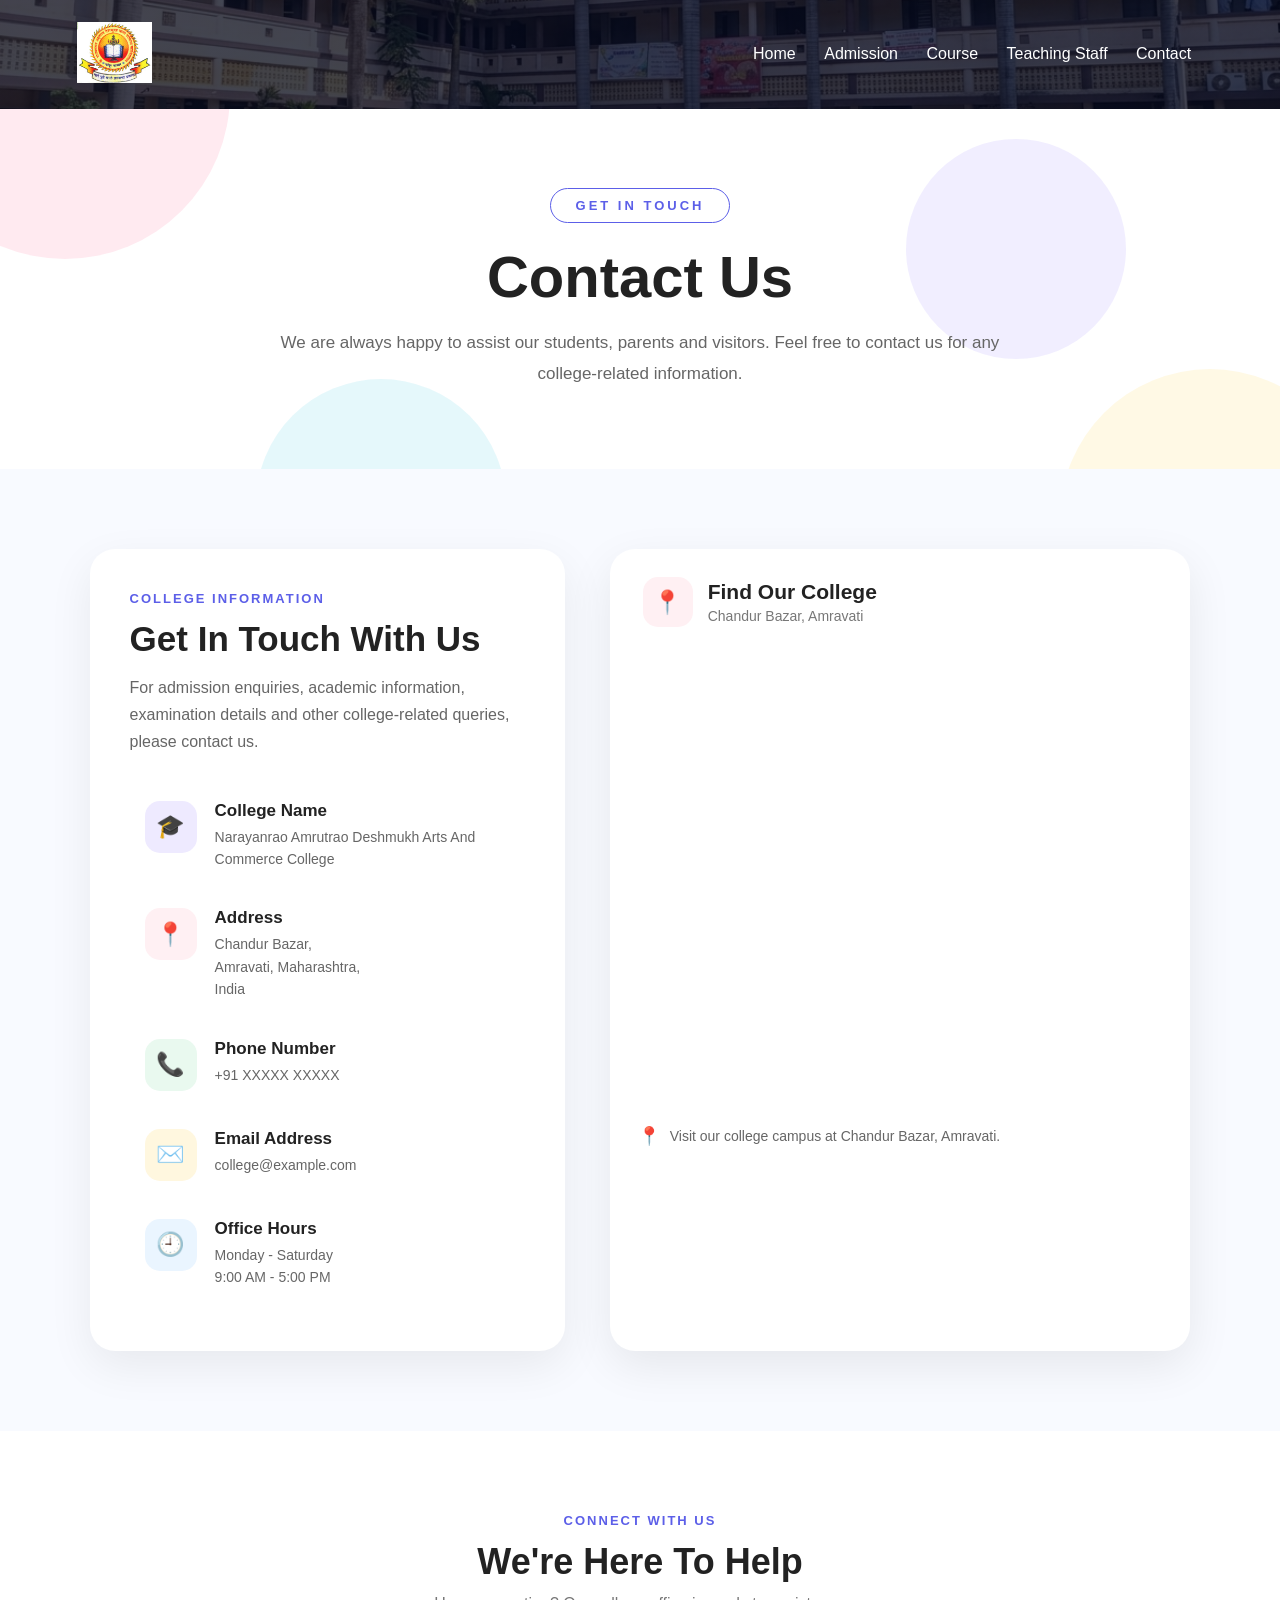
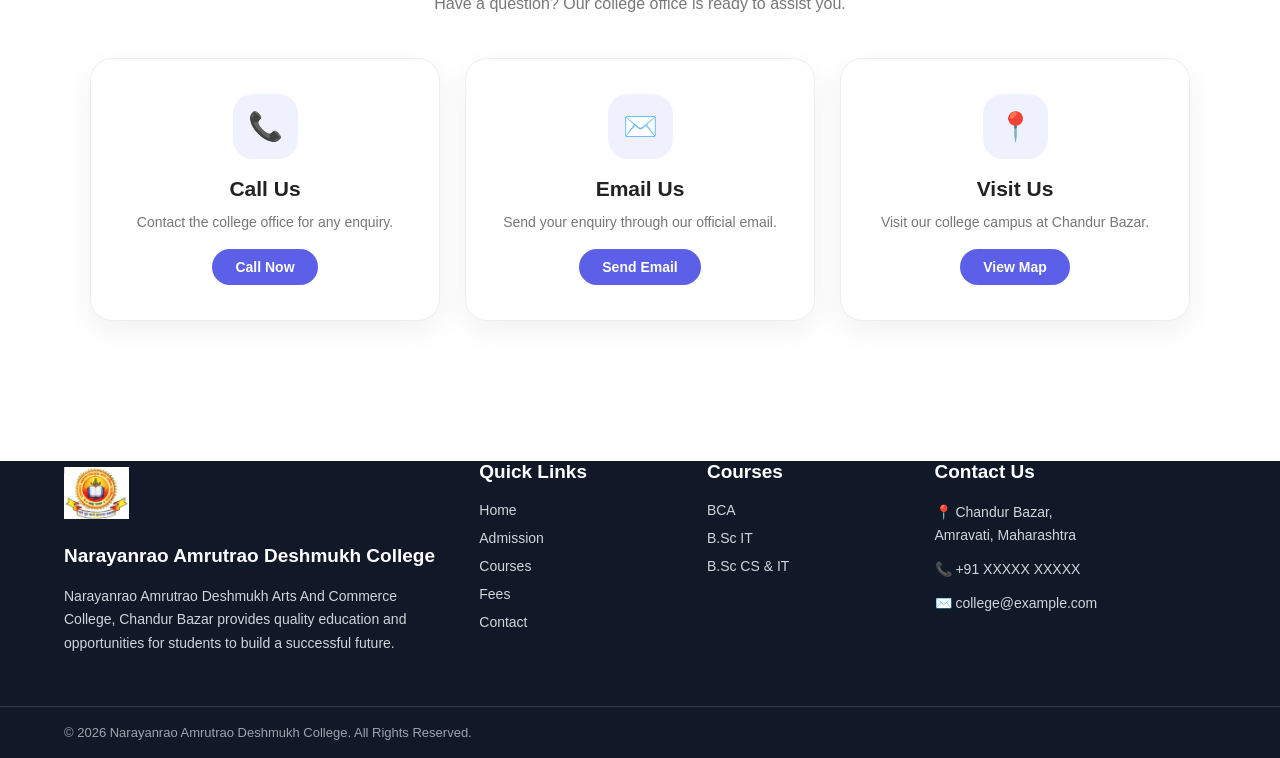
<file: contact.html>
<!DOCTYPE html>
<html lang="en">

<head>

    <meta charset="UTF-8">

    <meta name="viewport"
        content="width=device-width, initial-scale=1.0, maximum-scale=1.0, user-scalable=0">

    <meta name="description"
        content="Narayanrao Amrutrao Deshmukh Arts And Commerce College, Chandur Bazar">

    <meta name="keywords"
        content="Narayanrao Amrutrao Deshmukh Arts And Commerce College, Chandur Bazar">

    <meta name="author" content="Rushikesh Fuse">

    <title>
        Contact Us | Narayanrao Amrutrao Deshmukh College
    </title>

    <link rel="stylesheet" href="css/header.css">
    <link rel="stylesheet" href="css/footer.css">
    <link rel="stylesheet" href="css/contact.css">

    <link rel="shortcut icon"
        href="image/favicon.ico"
        type="image/x-icon">

</head>


<body>


<!-- =====================================================
     HEADER
===================================================== -->

<section class="header">

    <nav>

        <a href="index.html">

            <img src="image/favicon.ico"
                 id="logo-img"
                 alt="College Logo">

        </a>


        <div class="nav-links" id="navLinks">

            <span class="icon"
                  onclick="hidemenu()">
                &#10005;
            </span>


            <ul>

                <li>
                    <a href="index.html">
                        Home
                    </a>
                </li>

                <li>
                    <a href="Admission_page.html">
                        Admission
                    </a>
                </li>

                <li>
                    <a href="index.html#course_call">
                        Course
                    </a>
                </li>

                <li>
                    <a href="teaching.html">
                        Teaching Staff
                    </a>
                </li>

                <li>
                    <a href="Contact_page.html"
                       class="active">
                        Contact
                    </a>
                </li>

            </ul>

        </div>


        <span class="icon"
              onclick="showmenu()">
            &#9776;
        </span>

    </nav>

</section>



<!-- =====================================================
     CONTACT HERO
===================================================== -->

<section class="contact-hero">


    <!-- Background bubbles -->

    <div class="contact-bubble bubble-1"></div>

    <div class="contact-bubble bubble-2"></div>

    <div class="contact-bubble bubble-3"></div>

    <div class="contact-bubble bubble-4"></div>


    <div class="contact-hero-content">

        <span class="contact-small-title">
            GET IN TOUCH
        </span>

        <h1>
            Contact Us
        </h1>

        <p>
            We are always happy to assist our students,
            parents and visitors. Feel free to contact
            us for any college-related information.
        </p>

    </div>

</section>



<!-- =====================================================
     CONTACT INFORMATION + MAP
===================================================== -->

<section class="contact-section">

    <div class="contact-container">


        <!-- =================================================
             LEFT : COLLEGE INFORMATION
        ================================================== -->

        <div class="contact-info">


            <span class="section-tag">
                COLLEGE INFORMATION
            </span>


            <h2>
                Get In Touch With Us
            </h2>


            <p class="intro-text">

                For admission enquiries, academic information,
                examination details and other college-related
                queries, please contact us.

            </p>



            <!-- College Name -->

            <div class="contact-card">

                <div class="contact-icon college-icon">
                    🎓
                </div>

                <div class="contact-text">

                    <h3>
                        College Name
                    </h3>

                    <p>
                        Narayanrao Amrutrao Deshmukh
                        Arts And Commerce College
                    </p>

                </div>

            </div>



            <!-- Address -->

            <div class="contact-card">

                <div class="contact-icon location-icon">
                    📍
                </div>

                <div class="contact-text">

                    <h3>
                        Address
                    </h3>

                    <p>
                        Chandur Bazar,<br>
                        Amravati, Maharashtra,<br>
                        India
                    </p>

                </div>

            </div>



            <!-- Phone -->

            <div class="contact-card">

                <div class="contact-icon phone-icon">
                    📞
                </div>

                <div class="contact-text">

                    <h3>
                        Phone Number
                    </h3>

                    <p>
                        +91 XXXXX XXXXX
                    </p>

                </div>

            </div>



            <!-- Email -->

            <div class="contact-card">

                <div class="contact-icon email-icon">
                    ✉️
                </div>

                <div class="contact-text">

                    <h3>
                        Email Address
                    </h3>

                    <p>
                        college@example.com
                    </p>

                </div>

            </div>



            <!-- Office Hours -->

            <div class="contact-card">

                <div class="contact-icon time-icon">
                    🕘
                </div>

                <div class="contact-text">

                    <h3>
                        Office Hours
                    </h3>

                    <p>
                        Monday - Saturday<br>
                        9:00 AM - 5:00 PM
                    </p>

                </div>

            </div>


        </div>



        <!-- =================================================
             RIGHT : GOOGLE MAP
        ================================================== -->

        <div class="map-container">


            <div class="map-top">

                <div class="map-pin">
                    📍
                </div>

                <div>

                    <h3>
                        Find Our College
                    </h3>

                    <p>
                        Chandur Bazar, Amravati
                    </p>

                </div>

            </div>


            <!-- GOOGLE MAP -->

            <div class="map">

                <iframe
                    src="https://www.google.com/maps?q=Chandur%20Bazar,%20Amravati,%20Maharashtra&output=embed"
                    allowfullscreen=""
                    loading="lazy"
                    referrerpolicy="no-referrer-when-downgrade">
                </iframe>

            </div>


            <div class="map-bottom">

                <span>
                    📍
                </span>

                <p>
                    Visit our college campus at
                    Chandur Bazar, Amravati.
                </p>

            </div>


        </div>

    </div>

</section>



<!-- =====================================================
     QUICK CONTACT
===================================================== -->

<section class="quick-section">


    <div class="quick-heading">

        <span>
            CONNECT WITH US
        </span>

        <h2>
            We're Here To Help
        </h2>

        <p>
            Have a question? Our college office is
            ready to assist you.
        </p>

    </div>



    <div class="quick-grid">


        <!-- Call -->

        <div class="quick-card">

            <div class="quick-card-icon">
                📞
            </div>

            <h3>
                Call Us
            </h3>

            <p>
                Contact the college office
                for any enquiry.
            </p>

            <a href="tel:+91XXXXXXXXXX">
                Call Now
            </a>

        </div>



        <!-- Email -->

        <div class="quick-card">

            <div class="quick-card-icon">
                ✉️
            </div>

            <h3>
                Email Us
            </h3>

            <p>
                Send your enquiry through
                our official email.
            </p>

            <a href="mailto:college@example.com">
                Send Email
            </a>

        </div>



        <!-- Location -->

        <div class="quick-card">

            <div class="quick-card-icon">
                📍
            </div>

            <h3>
                Visit Us
            </h3>

            <p>
                Visit our college campus
                at Chandur Bazar.
            </p>

            <a href="#college-map">
                View Map
            </a>

        </div>


    </div>

</section>



<!-- =====================================================
     FOOTER
===================================================== -->

<footer class="footer">

    <div class="footer-container">


        <!-- About -->

        <div class="footer-col">

            <img src="image/favicon.ico"
                 class="footer-logo"
                 alt="College Logo">

            <h3>
                Narayanrao Amrutrao Deshmukh College
            </h3>

            <p>

                Narayanrao Amrutrao Deshmukh
                Arts And Commerce College,
                Chandur Bazar provides quality
                education and opportunities for
                students to build a successful future.

            </p>

        </div>



        <!-- Quick Links -->

        <div class="footer-col">

            <h3>
                Quick Links
            </h3>

            <ul>

                <li>
                    <a href="index.html">
                        Home
                    </a>
                </li>

                <li>
                    <a href="Admission_page.html">
                        Admission
                    </a>
                </li>

                <li>
                    <a href="index.html#course_call">
                        Courses
                    </a>
                </li>

                <li>
                    <a href="fees_page.html">
                        Fees
                    </a>
                </li>

                <li>
                    <a href="Contact_page.html">
                        Contact
                    </a>
                </li>

            </ul>

        </div>



        <!-- Courses -->

        <div class="footer-col">

            <h3>
                Courses
            </h3>

            <ul>

                <li>
                    <a href="index.html#course_call">
                        BCA
                    </a>
                </li>

                <li>
                    <a href="index.html#course_call">
                        B.Sc IT
                    </a>
                </li>

                <li>
                    <a href="index.html#course_call">
                        B.Sc CS & IT
                    </a>
                </li>

            </ul>

        </div>



        <!-- Contact -->

        <div class="footer-col">

            <h3>
                Contact Us
            </h3>

            <p>
                📍 Chandur Bazar,<br>
                Amravati, Maharashtra
            </p>

            <p>
                📞 +91 XXXXX XXXXX
            </p>

            <p>
                ✉️ college@example.com
            </p>

        </div>

    </div>



    <div class="footer-bottom">

        <p>
            © 2026 Narayanrao Amrutrao Deshmukh College.
            All Rights Reserved.
        </p>

    </div>

</footer>



<!-- =====================================================
     MOBILE MENU
===================================================== -->

<script>

function showmenu() {

    document.getElementById("navLinks").style.right = "0";

}

function hidemenu() {

    document.getElementById("navLinks").style.right = "-200px";

}

</script>


</body>

</html>
</file>
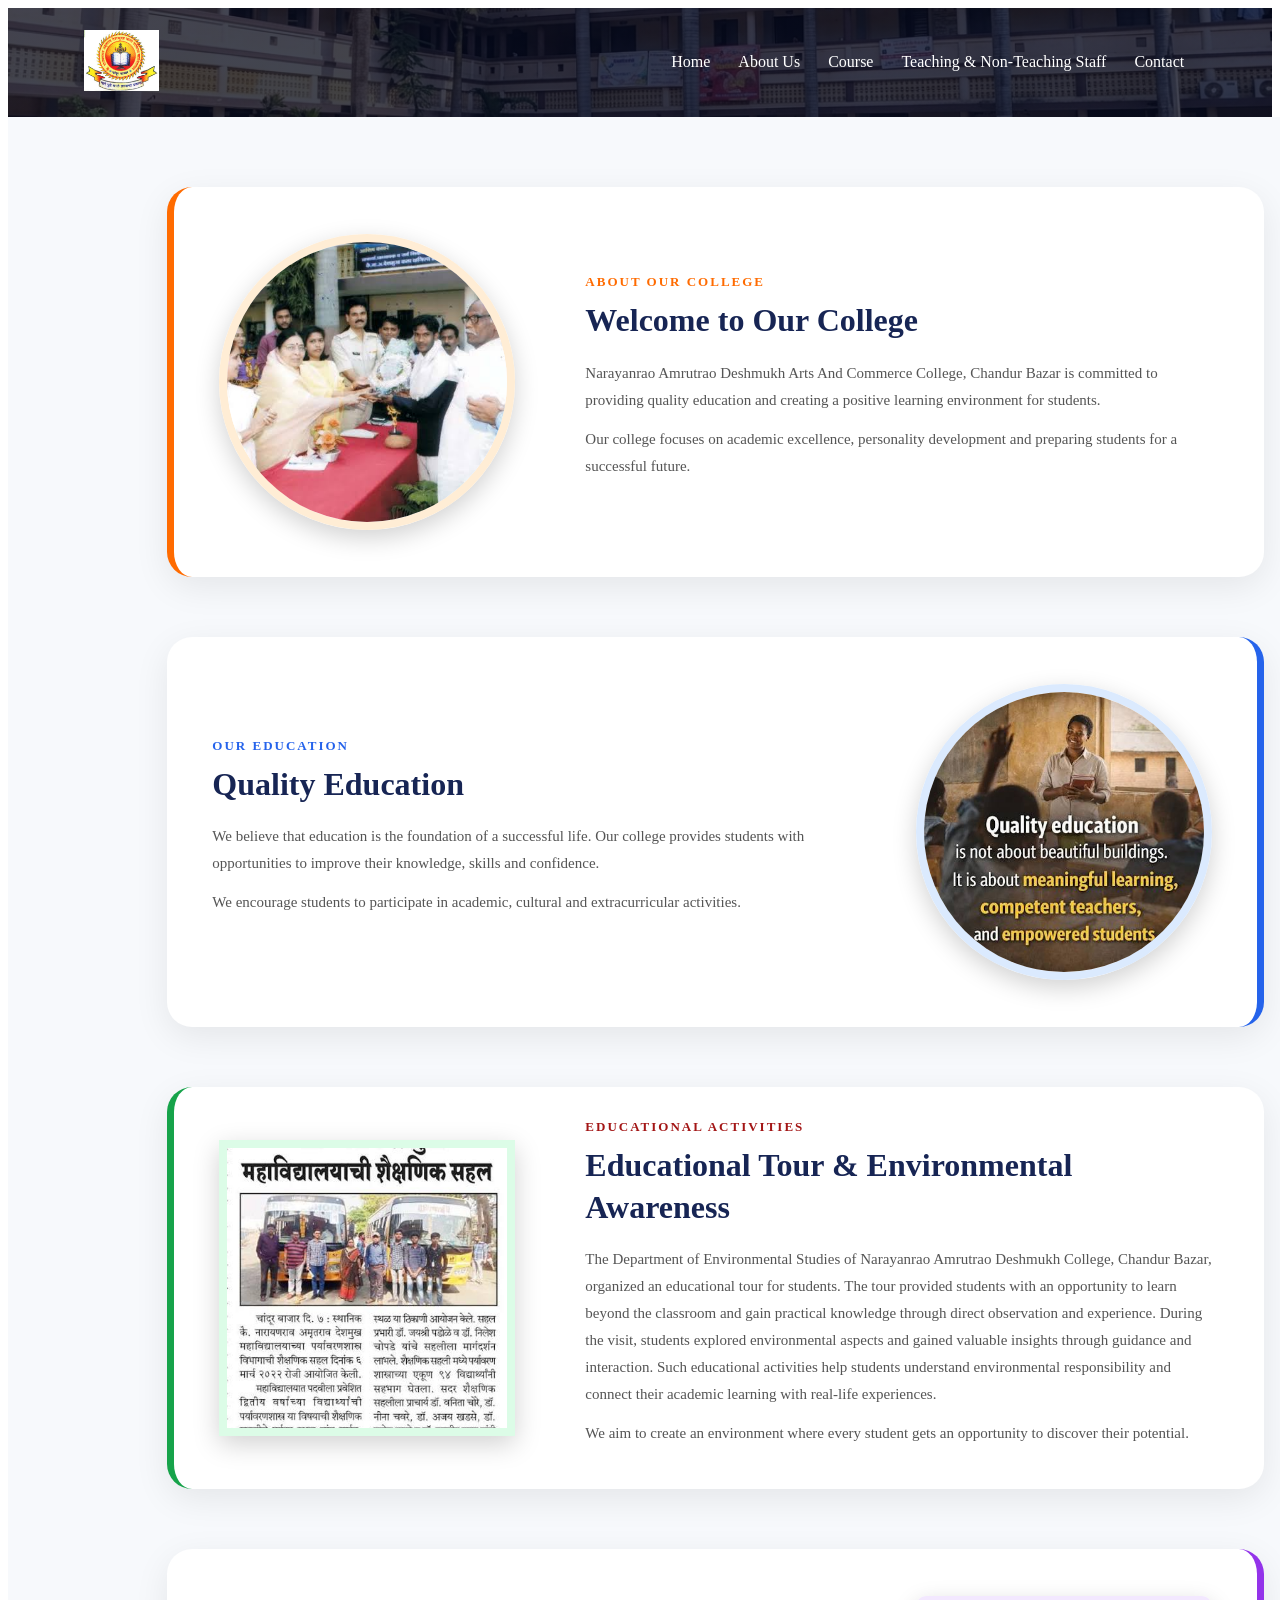
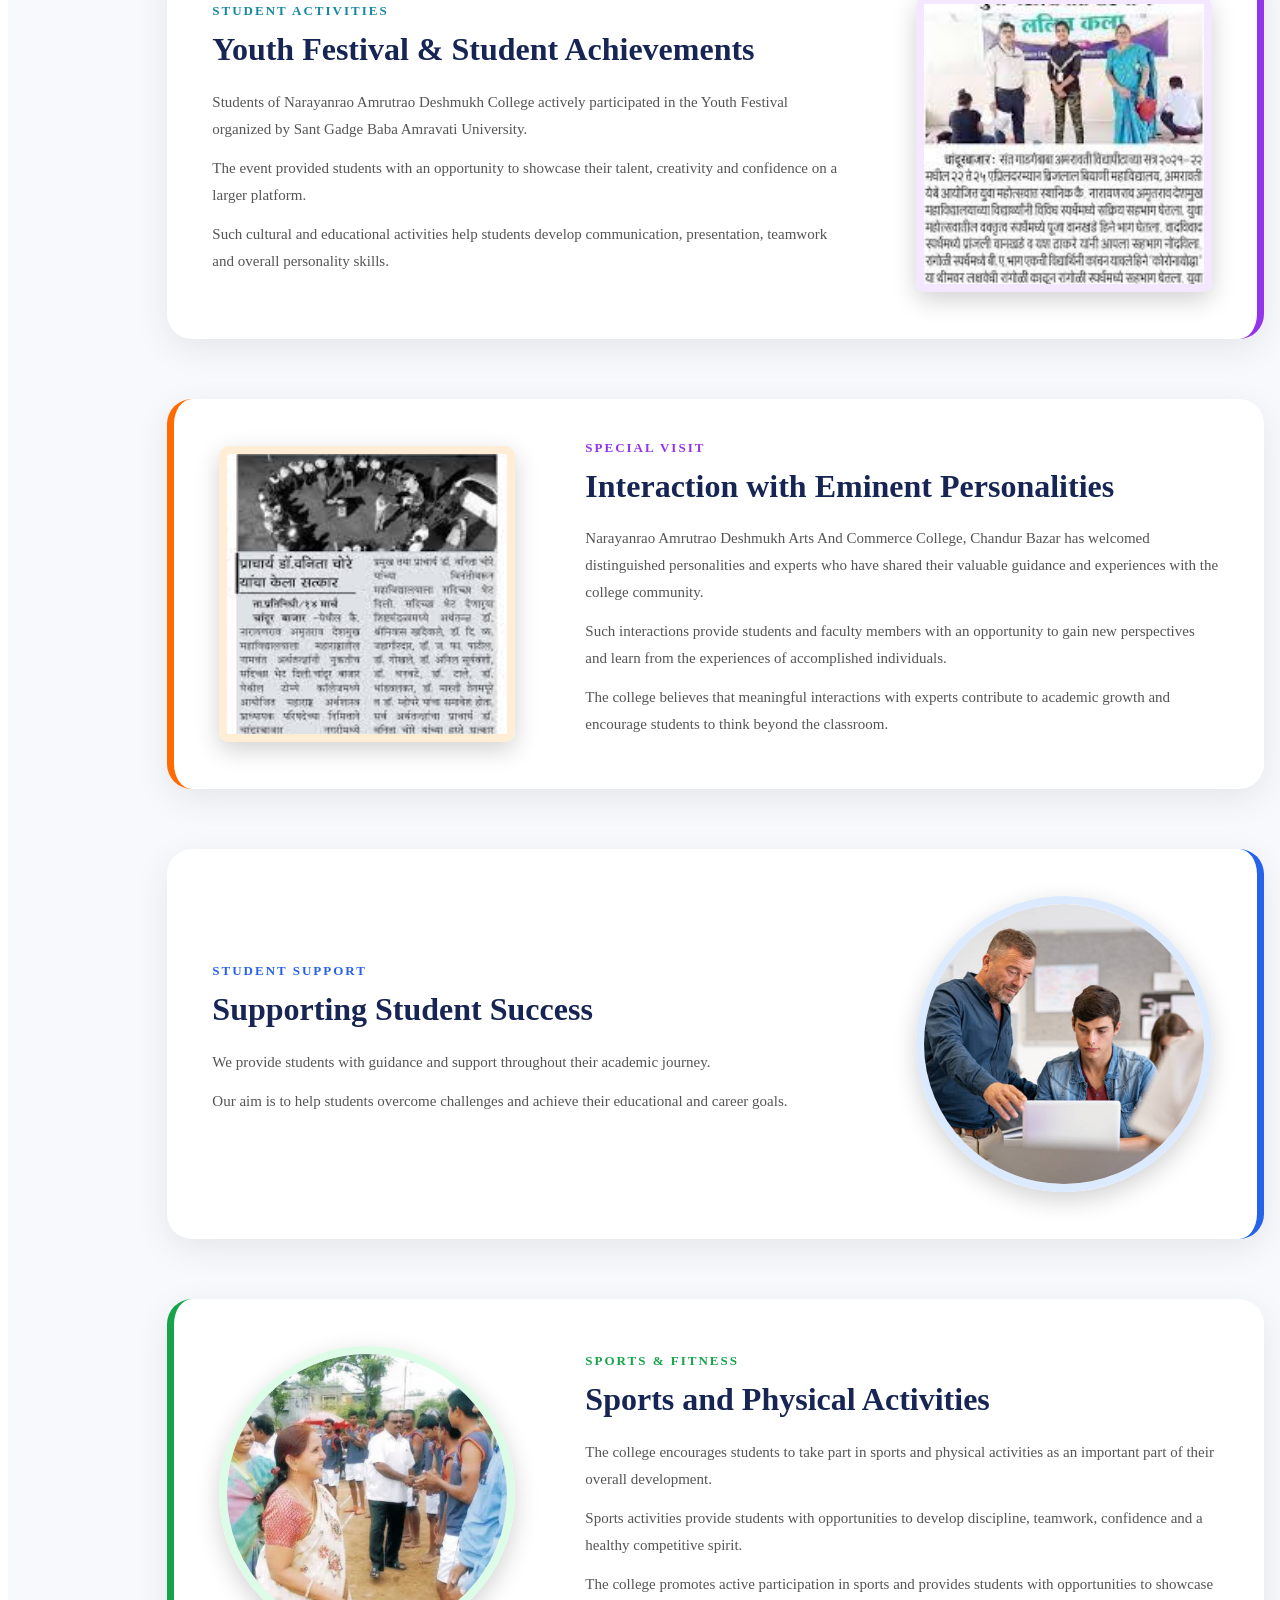
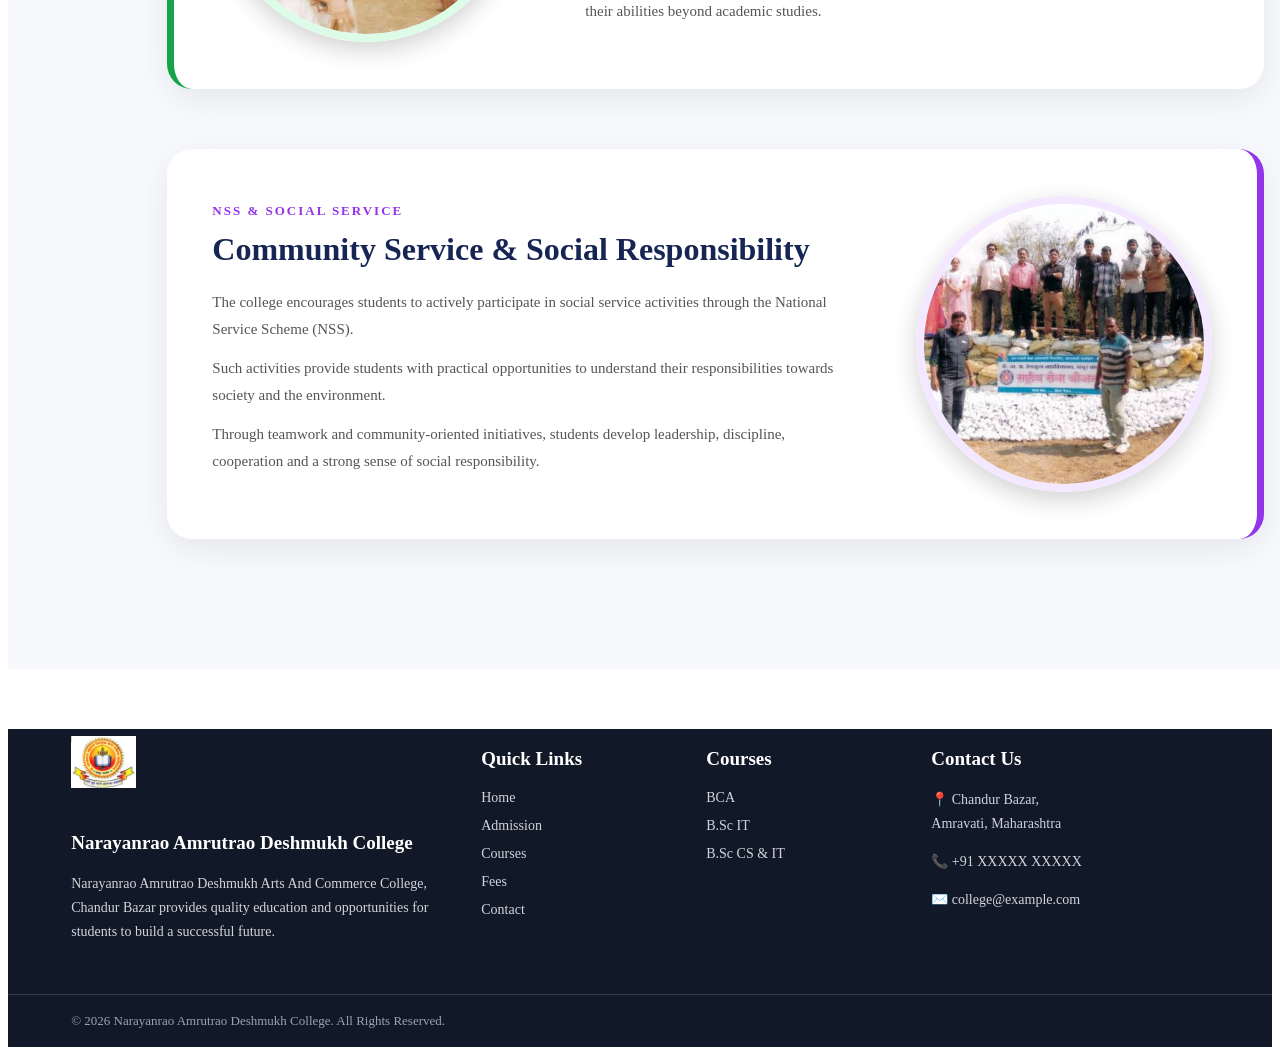
<file: more.html>
<!DOCTYPE html>
<html lang="en">

<head>

    <meta name="viewport"
        content="width=device-width, initial-scale=1.0, maximum-scale=1.0, user-scalable=0">

    <meta name="description"
        content="Narayanrao Amrutrao DeshmukhArts And Commerce College, Chandur Bazar provide one of the earliest form of technical studies, which has been vital in setting up the standard of brilliance.">

    <meta name="keywords" content="Narayanrao Amrutrao DeshmukhArts And Commerce College, Chandur Bazar">

    <meta name="author" content="Rushikesh Fuse">

    <title>Narayanrao Amrutrao Deshmukh Arts And Commerce College, Chandur Bazar</title>

    <link rel="stylesheet" href="css/header.css">
    <link rel="stylesheet" href="css/footer.css">
    <link rel="stylesheet" href="css/more.css">


    <link rel="shortcut icon"
        href="image/favicon.ico"
        type="image/svg+xml">
</head>
<body>
    

<section class="header">

    <nav>

        <a href="index.html">
            <img src="image/favicon.ico" id="logo-img" alt="College Logo">
        </a>

        <div class="nav-links" id="navLinks">

            <span class="icon" onclick="hidemenu()">&#10005;</span>

            <ul>

                <li>
                    <a href="index.html">Home</a>
                </li>

                <li>
                    <a href="more.html">About Us</a>
                </li>

                <li>
                    <a href="index.html#course_call">Course</a>
                </li>

                <li>
                    <a href="teaching.html">Teaching & Non-Teaching Staff</a>
                </li>

                <li>
                    <a href="contact.html">Contact</a>
                </li>

            </ul>

        </div>

        <span class="icon" onclick="showmenu()">&#9776;</span>

    </nav>

</section>


<!-- =========================
     ABOUT US MAIN CONTENT
========================= -->

<main class="about-main">


    <!-- =========================================
         ROW 1 - PHOTO + DESCRIPTION
    ========================================== -->

    <section class="about-row">

        <div class="about-photo">
            <img src="image/about5.jpg" alt="About College">
        </div>

        <div class="about-text">

            <span class="about-label">
                ABOUT OUR COLLEGE
            </span>

            <h2>
                Welcome to Our College
            </h2>

            <p>
                Narayanrao Amrutrao Deshmukh Arts And Commerce College,
                Chandur Bazar is committed to providing quality education
                and creating a positive learning environment for students.
            </p>

            <p>
                Our college focuses on academic excellence, personality
                development and preparing students for a successful future.
            </p>

        </div>

    </section>



    <!-- =========================================
         ROW 2 - DESCRIPTION + PHOTO
    ========================================== -->

    <section class="about-row">

        <div class="about-text">

            <span class="about-label">
                OUR EDUCATION
            </span>

            <h2>
                Quality Education
            </h2>

            <p>
                We believe that education is the foundation of a successful
                life. Our college provides students with opportunities to
                improve their knowledge, skills and confidence.
            </p>

            <p>
                We encourage students to participate in academic,
                cultural and extracurricular activities.
            </p>

        </div>


        <div class="about-photo">

            <img src="image/about6.jpg"
                 alt="Quality Education">

        </div>

    </section>



    <!-- =========================================
         ROW 3 - PHOTO + DESCRIPTION
    ========================================== -->

    <section class="about-row">

        <div class="about-photo">

            <img src="image/about1.jpg"
                 alt="College Campus">

        </div>


        <div class="about-text">

            <span class="about-label">
              EDUCATIONAL ACTIVITIES
            </span>

            <h2>
                Educational Tour & Environmental Awareness
            </h2>

            <p>
                The Department of Environmental Studies of Narayanrao Amrutrao Deshmukh College, Chandur Bazar, organized an educational tour for students. The tour provided students with an opportunity to learn beyond the classroom and gain practical knowledge through direct observation and experience.
During the visit, students explored environmental aspects and gained valuable insights through guidance and interaction. Such educational activities help students understand environmental responsibility and connect their academic learning with real-life experiences.
            </p>

            <p>
                We aim to create an environment where every student
                gets an opportunity to discover their potential.
            </p>

        </div>

    </section>



    <!-- =========================================
         ROW 4 - DESCRIPTION + PHOTO
    ========================================== -->

    <section class="about-row">

        <div class="about-text">

            <span class="about-label">
                 STUDENT ACTIVITIES
            </span>

            <h2>
                Youth Festival & Student Achievements
            </h2>

            <p>
            Students of Narayanrao Amrutrao Deshmukh College
            actively participated in the Youth Festival organized
            by Sant Gadge Baba Amravati University.
        </p>

        <p>
            The event provided students with an opportunity to
            showcase their talent, creativity and confidence on
            a larger platform.
        </p>

        <p>
            Such cultural and educational activities help students
            develop communication, presentation, teamwork and
            overall personality skills.
        </p>

        </div>


        <div class="about-photo">

            <img src="image/about2.jpg"
                 alt="Student Development">

        </div>

    </section>



    <!-- =========================================
         ROW 5 - PHOTO + DESCRIPTION
    ========================================== -->

    <section class="about-row">

        <div class="about-photo">

            <img src="image/about3.jpg"
                 alt="College Activities">

        </div>


        <div class="about-text">

            <span class="about-label">
                 SPECIAL VISIT
            </span>

            <h2>
                Interaction with Eminent Personalities
            </h2>

               <p>
            Narayanrao Amrutrao Deshmukh Arts And Commerce College,
            Chandur Bazar has welcomed distinguished personalities
            and experts who have shared their valuable guidance
            and experiences with the college community.
        </p>

        <p>
            Such interactions provide students and faculty members
            with an opportunity to gain new perspectives and learn
            from the experiences of accomplished individuals.
        </p>

        <p>
            The college believes that meaningful interactions with
            experts contribute to academic growth and encourage
            students to think beyond the classroom.
        </p>

        </div>

    </section>



    <!-- =========================================
         ROW 6 - DESCRIPTION + PHOTO
    ========================================== -->

    <section class="about-row">

        <div class="about-text">

            <span class="about-label">
                STUDENT SUPPORT
            </span>

            <h2>
                Supporting Student Success
            </h2>

            <p>
                We provide students with guidance and support throughout
                their academic journey.
            </p>

            <p>
                Our aim is to help students overcome challenges and
                achieve their educational and career goals.
            </p>

        </div>


        <div class="about-photo">

            <img src="image/about7.jpg"
                 alt="Student Support">

        </div>

    </section>



    <!-- =========================================
         ROW 7 - PHOTO + DESCRIPTION
    ========================================== -->

    <section class="about-row">

        <div class="about-photo">

            <img src="image/about4.jpg"
                 alt="College Facilities">

        </div>


        <div class="about-text">

            <span class="about-label">
                SPORTS & FITNESS
            </span>

            <h2>
                Sports and Physical Activities
            </h2>

            <p>
            The college encourages students to take part in sports
            and physical activities as an important part of their
            overall development.
        </p>

        <p>
            Sports activities provide students with opportunities
            to develop discipline, teamwork, confidence and a
            healthy competitive spirit.
        </p>

        <p>
            The college promotes active participation in sports
            and provides students with opportunities to showcase
            their abilities beyond academic studies.
        </p>
        </div>

    </section>



    <!-- =========================================
         ROW 8 - DESCRIPTION + PHOTO
    ========================================== -->

    <section class="about-row">

        <div class="about-text">

             <span class="about-label">
            NSS & SOCIAL SERVICE
        </span>

        <h2>
            Community Service & Social Responsibility
        </h2>

        <p>
            The college encourages students to actively participate
            in social service activities through the National Service
            Scheme (NSS).
        </p>

        <p>
            Such activities provide students with practical
            opportunities to understand their responsibilities
            towards society and the environment.
        </p>

        <p>
            Through teamwork and community-oriented initiatives,
            students develop leadership, discipline, cooperation
            and a strong sense of social responsibility.
        </p>


        </div>


        <div class="about-photo">

            <img src="image/about9.jpg"
                 alt="College Students">

        </div>

    </section>


</main>




<!-- =========================
     FOOTER
========================= -->
<footer class="footer">

    <div class="footer-container">

        <!-- About College -->

        <div class="footer-col">

            <img src="image/favicon.ico"
                 class="footer-logo"
                 alt="College Logo">

            <h3>
                Narayanrao Amrutrao Deshmukh College
            </h3>

            <p>
                Narayanrao Amrutrao Deshmukh Arts And Commerce College,
                Chandur Bazar provides quality education
                and opportunities for students to build
                a successful future.
            </p>

        </div>


        <!-- Quick Links -->

        <div class="footer-col">

            <h3>Quick Links</h3>

            <ul>

                <li>
                    <a href="index.html">Home</a>
                </li>

                <li>
                    <a href="Admission_page.html">Admission</a>
                </li>

                <li>
                    <a href="index.html#course_call">Courses</a>
                </li>

                <li>
                    <a href="fees_page.html">Fees</a>
                </li>

                <li>
                    <a href="Contact_page.html">Contact</a>
                </li>

            </ul>

        </div>


        <!-- Courses -->

        <div class="footer-col">

            <h3>Courses</h3>

            <ul>

                <li>
                    <a href="index.html#course_call">BCA</a>
                </li>

                <li>
                    <a href="index.html#course_call">B.Sc IT</a>
                </li>

                <li>
                    <a href="index.html#course_call">
                        B.Sc CS & IT
                    </a>
                </li>

            </ul>

        </div>


        <!-- Contact -->

        <div class="footer-col">

            <h3>Contact Us</h3>

            <p>
                📍 Chandur Bazar,<br>
                Amravati, Maharashtra
            </p>

            <p>
                📞 +91 XXXXX XXXXX
            </p>

            <p>
                ✉️ college@example.com
            </p>

        </div>

    </div>


    <!-- Bottom Footer -->

    <div class="footer-bottom">

        <p>
            © 2026 Narayanrao Amrutrao Deshmukh College.
            All Rights Reserved.
        </p>

    </div>

</footer>


</body>
</html>
</file>
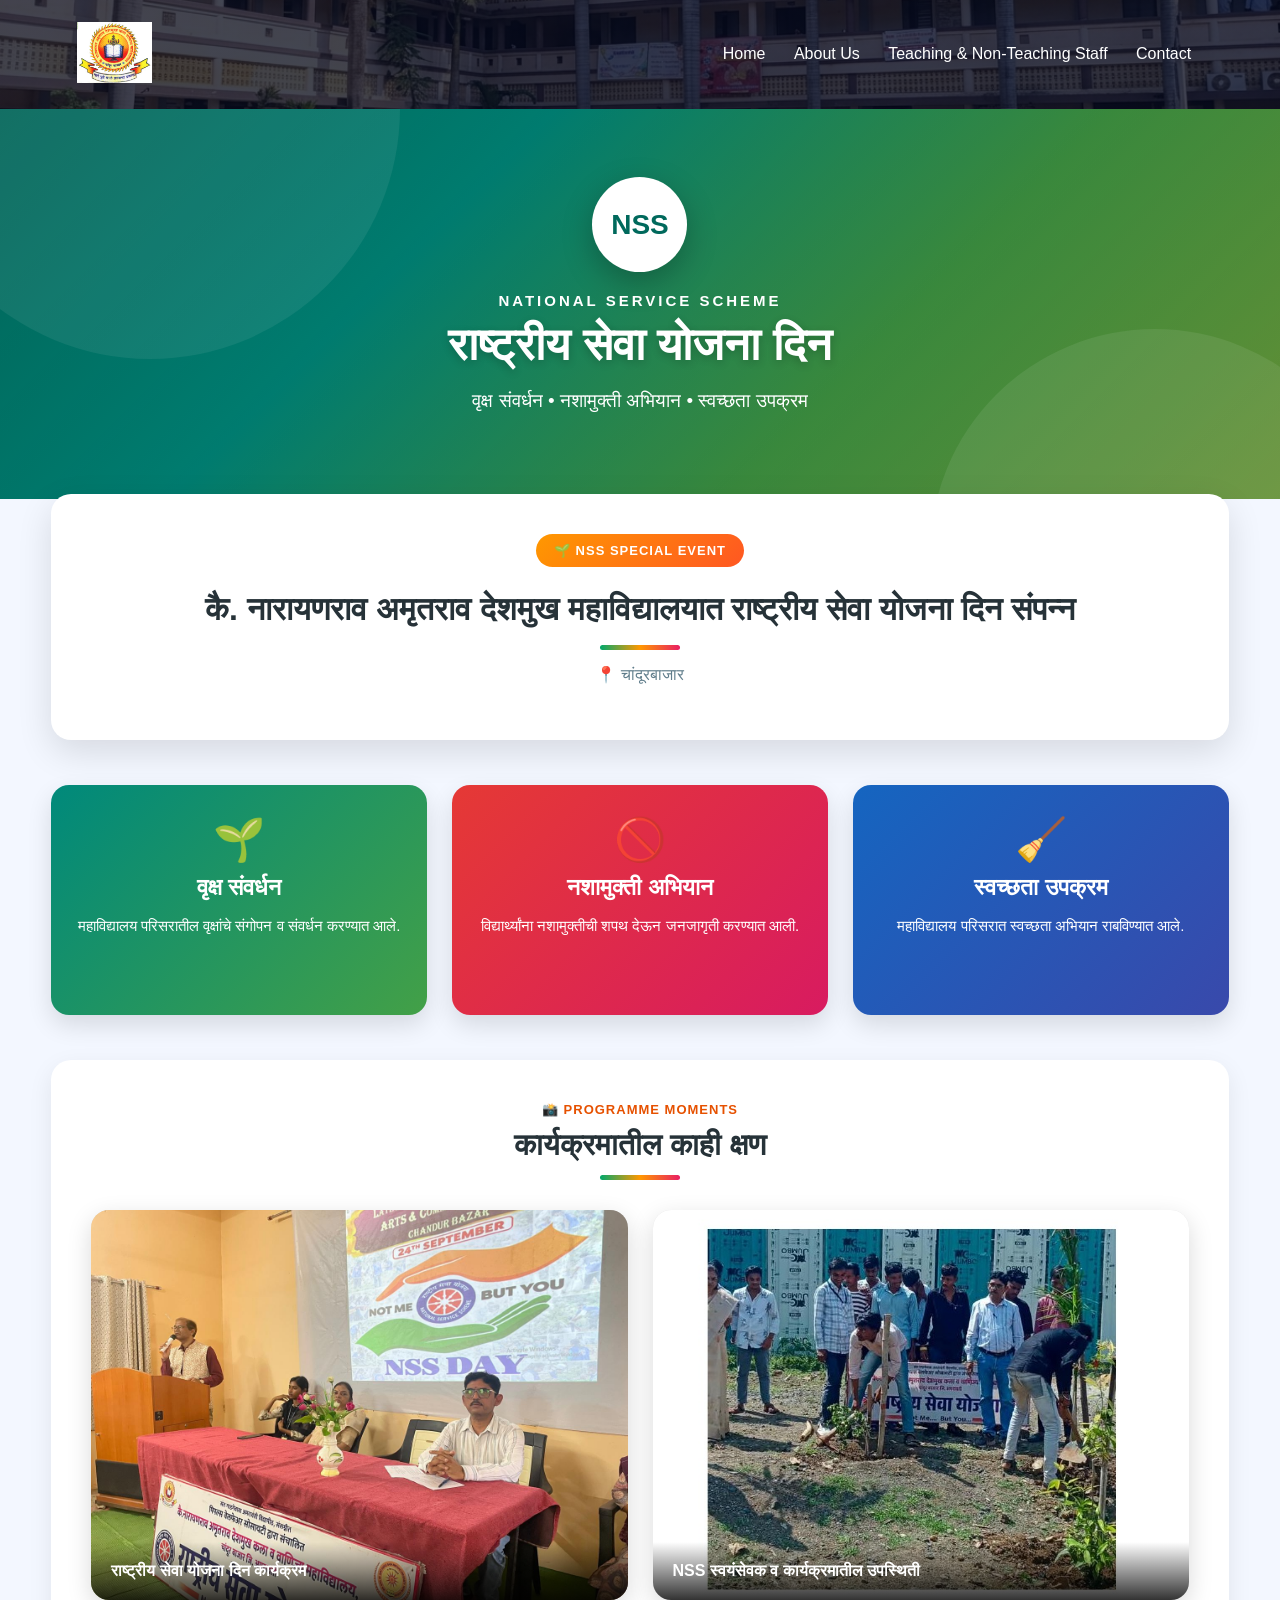
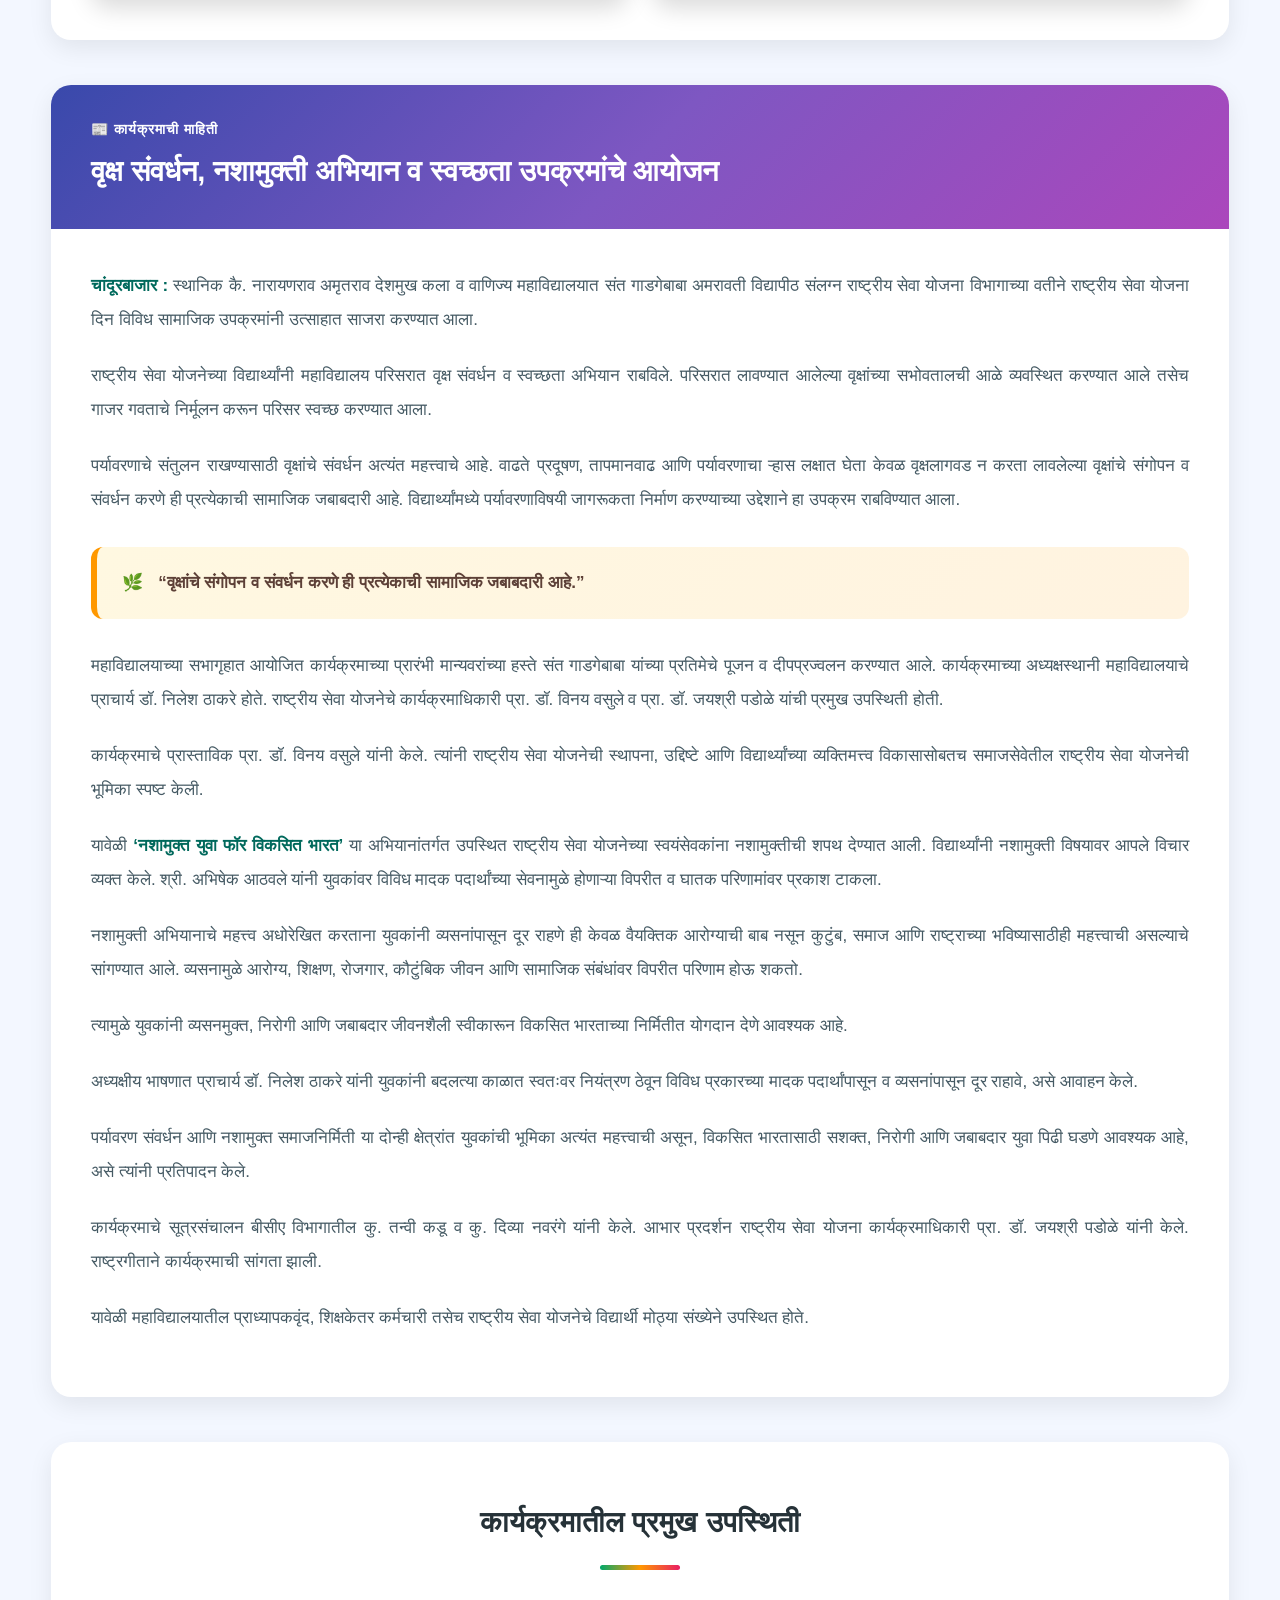
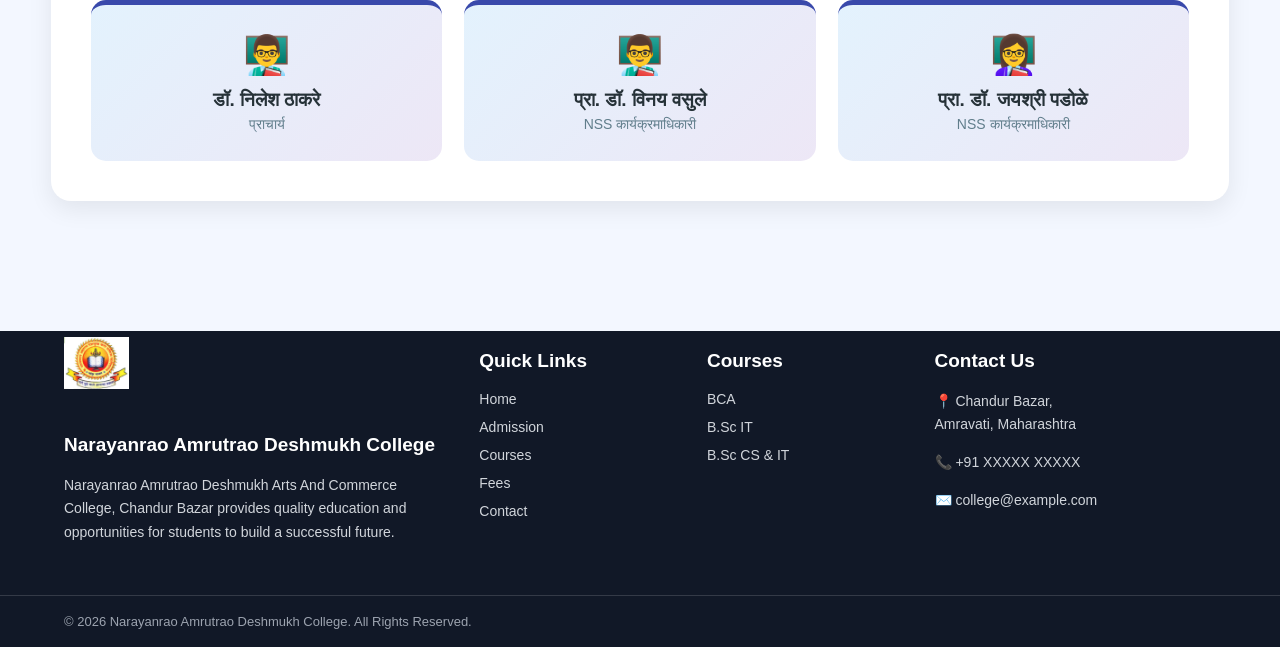
<file: nss.html>
<!DOCTYPE html>
<html lang="mr">

<head>

    <meta charset="UTF-8">

    <meta name="viewport"
          content="width=device-width, initial-scale=1.0">

    <meta name="description"
          content="कै. नारायणराव अमृतराव देशमुख महाविद्यालयातील राष्ट्रीय सेवा योजना दिन कार्यक्रम.">

    <meta name="author"
          content="Rushikesh Fuse">

    <title>
        राष्ट्रीय सेवा योजना दिन | कै. नारायणराव अमृतराव देशमुख महाविद्यालय
    </title>

    <!-- Main Website CSS -->
    <link rel="stylesheet" href="css/header.css">
    <link rel="stylesheet" href="css/footer.css">

    <!-- NSS Page CSS -->
    <link rel="stylesheet" href="css/nss.css">

    <link rel="shortcut icon"
          href="image/favicon.ico"
          type="image/x-icon">

</head>


<body>


<!-- =========================================
     HEADER
========================================= -->

<section class="header">

    <nav>

        <a href="../index.html">
            <img src="image/favicon.ico"
                 id="logo-img"
                 alt="College Logo">
        </a>


        <div class="nav-links" id="navLinks">

            <span class="icon"
                  onclick="hidemenu()">&#10005;</span>

            <ul>

                <li>
                    <a href="index.html">
                        Home
                    </a>
                </li>

                <li>
                    <a href="more.html">
                        About Us
                    </a>
                </li>

                

                <li>
                    <a href="teaching.html">
                        Teaching & Non-Teaching Staff
                    </a>
                </li>

                <li>
                    <a href="contact.html">
                        Contact
                    </a>
                </li>

            </ul>

        </div>


        <span class="icon"
              onclick="showmenu()">&#9776;</span>

    </nav>

</section>



<!-- =========================================
     NSS HERO
========================================= -->

<section class="nss-hero">

    <div class="hero-overlay"></div>

    <div class="hero-content">

        <div class="nss-badge">
            NSS
        </div>

        <span class="hero-small-title">
            NATIONAL SERVICE SCHEME
        </span>

        <h1>
            राष्ट्रीय सेवा योजना दिन
        </h1>

        <p>
            वृक्ष संवर्धन • नशामुक्ती अभियान • स्वच्छता उपक्रम
        </p>

    </div>

</section>



<!-- =========================================
     MAIN CONTENT
========================================= -->

<main class="nss-container">


    <!-- EVENT TITLE -->

    <section class="event-heading">

        <span class="event-tag">
            🌱 NSS SPECIAL EVENT
        </span>

        <h2>
            कै. नारायणराव अमृतराव देशमुख महाविद्यालयात
            राष्ट्रीय सेवा योजना दिन संपन्न
        </h2>

        <div class="heading-line"></div>

        <p class="event-location">
            📍 चांदूरबाजार
        </p>

    </section>



    <!-- =========================================
         HIGHLIGHTS
    ========================================= -->

    <section class="highlights">

        <div class="highlight-card green">

            <div class="highlight-icon">
                🌱
            </div>

            <h3>
                वृक्ष संवर्धन
            </h3>

            <p>
                महाविद्यालय परिसरातील वृक्षांचे
                संगोपन व संवर्धन करण्यात आले.
            </p>

        </div>


        <div class="highlight-card red">

            <div class="highlight-icon">
                🚫
            </div>

            <h3>
                नशामुक्ती अभियान
            </h3>

            <p>
                विद्यार्थ्यांना नशामुक्तीची शपथ
                देऊन जनजागृती करण्यात आली.
            </p>

        </div>


        <div class="highlight-card blue">

            <div class="highlight-icon">
                🧹
            </div>

            <h3>
                स्वच्छता उपक्रम
            </h3>

            <p>
                महाविद्यालय परिसरात स्वच्छता
                अभियान राबविण्यात आले.
            </p>

        </div>

    </section>



    <!-- =========================================
         EVENT PHOTOS
========================================= -->

    <section class="photo-section">

        <div class="section-title">

            <span>
                📸 PROGRAMME MOMENTS
            </span>

            <h2>
                कार्यक्रमातील काही क्षण
            </h2>

            <div class="heading-line"></div>

        </div>


        <div class="photo-grid">


            <!-- PHOTO 1 -->

            <div class="photo-card">

                <img src="image/nss/nss1.jpeg"
                     alt="राष्ट्रीय सेवा योजना दिन कार्यक्रम">

                <div class="photo-caption">
                    राष्ट्रीय सेवा योजना दिन कार्यक्रम
                </div>

            </div>


            <!-- PHOTO 2 -->

            <div class="photo-card">

                <img src="image/nss/nss2.jpeg"
                     alt="NSS विद्यार्थी व कार्यक्रम">

                <div class="photo-caption">
                    NSS स्वयंसेवक व कार्यक्रमातील उपस्थिती
                </div>

            </div>


        </div>

    </section>



    <!-- =========================================
         FULL EVENT DETAILS
========================================= -->

    <section class="article-section">


        <div class="article-header">

            <span>
                📰 कार्यक्रमाची माहिती
            </span>

            <h2>
                वृक्ष संवर्धन, नशामुक्ती अभियान व
                स्वच्छता उपक्रमांचे आयोजन
            </h2>

        </div>



        <div class="article-body">


            <p>
                <strong>चांदूरबाजार :</strong>
                स्थानिक कै. नारायणराव अमृतराव देशमुख कला व वाणिज्य
                महाविद्यालयात संत गाडगेबाबा अमरावती विद्यापीठ
                संलग्न राष्ट्रीय सेवा योजना विभागाच्या वतीने
                राष्ट्रीय सेवा योजना दिन विविध सामाजिक उपक्रमांनी
                उत्साहात साजरा करण्यात आला.
            </p>


            <p>
                राष्ट्रीय सेवा योजनेच्या विद्यार्थ्यांनी महाविद्यालय
                परिसरात वृक्ष संवर्धन व स्वच्छता अभियान राबविले.
                परिसरात लावण्यात आलेल्या वृक्षांच्या सभोवतालची आळे
                व्यवस्थित करण्यात आले तसेच गाजर गवताचे निर्मूलन
                करून परिसर स्वच्छ करण्यात आला.
            </p>


            <p>
                पर्यावरणाचे संतुलन राखण्यासाठी वृक्षांचे संवर्धन
                अत्यंत महत्त्वाचे आहे. वाढते प्रदूषण, तापमानवाढ
                आणि पर्यावरणाचा ऱ्हास लक्षात घेता केवळ वृक्षलागवड
                न करता लावलेल्या वृक्षांचे संगोपन व संवर्धन करणे
                ही प्रत्येकाची सामाजिक जबाबदारी आहे. विद्यार्थ्यांमध्ये
                पर्यावरणाविषयी जागरूकता निर्माण करण्याच्या उद्देशाने
                हा उपक्रम राबविण्यात आला.
            </p>


            <div class="quote-box">

                🌿
                <span>
                    “वृक्षांचे संगोपन व संवर्धन करणे ही
                    प्रत्येकाची सामाजिक जबाबदारी आहे.”
                </span>

            </div>


            <p>
                महाविद्यालयाच्या सभागृहात आयोजित कार्यक्रमाच्या
                प्रारंभी मान्यवरांच्या हस्ते संत गाडगेबाबा यांच्या
                प्रतिमेचे पूजन व दीपप्रज्वलन करण्यात आले.
                कार्यक्रमाच्या अध्यक्षस्थानी महाविद्यालयाचे प्राचार्य
                डॉ. निलेश ठाकरे होते. राष्ट्रीय सेवा योजनेचे
                कार्यक्रमाधिकारी प्रा. डॉ. विनय वसुले व
                प्रा. डॉ. जयश्री पडोळे यांची प्रमुख उपस्थिती होती.
            </p>


            <p>
                कार्यक्रमाचे प्रास्ताविक प्रा. डॉ. विनय वसुले यांनी
                केले. त्यांनी राष्ट्रीय सेवा योजनेची स्थापना,
                उद्दिष्टे आणि विद्यार्थ्यांच्या व्यक्तिमत्त्व
                विकासासोबतच समाजसेवेतील राष्ट्रीय सेवा योजनेची
                भूमिका स्पष्ट केली.
            </p>


            <p>
                यावेळी <strong>‘नशामुक्त युवा फॉर विकसित भारत’</strong>
                या अभियानांतर्गत उपस्थित राष्ट्रीय सेवा योजनेच्या
                स्वयंसेवकांना नशामुक्तीची शपथ देण्यात आली.
                विद्यार्थ्यांनी नशामुक्ती विषयावर आपले विचार व्यक्त
                केले. श्री. अभिषेक आठवले यांनी युवकांवर विविध
                मादक पदार्थांच्या सेवनामुळे होणाऱ्या विपरीत व
                घातक परिणामांवर प्रकाश टाकला.
            </p>


            <p>
                नशामुक्ती अभियानाचे महत्त्व अधोरेखित करताना युवकांनी
                व्यसनांपासून दूर राहणे ही केवळ वैयक्तिक आरोग्याची
                बाब नसून कुटुंब, समाज आणि राष्ट्राच्या भविष्यासाठीही
                महत्त्वाची असल्याचे सांगण्यात आले. व्यसनामुळे
                आरोग्य, शिक्षण, रोजगार, कौटुंबिक जीवन आणि सामाजिक
                संबंधांवर विपरीत परिणाम होऊ शकतो.
            </p>


            <p>
                त्यामुळे युवकांनी व्यसनमुक्त, निरोगी आणि जबाबदार
                जीवनशैली स्वीकारून विकसित भारताच्या निर्मितीत
                योगदान देणे आवश्यक आहे.
            </p>


            <p>
                अध्यक्षीय भाषणात प्राचार्य डॉ. निलेश ठाकरे यांनी
                युवकांनी बदलत्या काळात स्वतःवर नियंत्रण ठेवून
                विविध प्रकारच्या मादक पदार्थांपासून व व्यसनांपासून
                दूर राहावे, असे आवाहन केले.
            </p>


            <p>
                पर्यावरण संवर्धन आणि नशामुक्त समाजनिर्मिती या दोन्ही
                क्षेत्रांत युवकांची भूमिका अत्यंत महत्त्वाची असून,
                विकसित भारतासाठी सशक्त, निरोगी आणि जबाबदार युवा
                पिढी घडणे आवश्यक आहे, असे त्यांनी प्रतिपादन केले.
            </p>


            <p>
                कार्यक्रमाचे सूत्रसंचालन बीसीए विभागातील
                कु. तन्वी कडू व कु. दिव्या नवरंगे यांनी केले.
                आभार प्रदर्शन राष्ट्रीय सेवा योजना कार्यक्रमाधिकारी
                प्रा. डॉ. जयश्री पडोळे यांनी केले.
                राष्ट्रगीताने कार्यक्रमाची सांगता झाली.
            </p>


            <p>
                यावेळी महाविद्यालयातील प्राध्यापकवृंद, शिक्षकेतर
                कर्मचारी तसेच राष्ट्रीय सेवा योजनेचे विद्यार्थी
                मोठ्या संख्येने उपस्थित होते.
            </p>


        </div>

    </section>



    <!-- =========================================
         PROGRAM DETAILS
========================================= -->

    <section class="people-section">

        <h2>
            कार्यक्रमातील प्रमुख उपस्थिती
        </h2>

        <div class="heading-line"></div>


        <div class="people-grid">

            <div class="person-card">

                <span>👨‍🏫</span>

                <h3>
                    डॉ. निलेश ठाकरे
                </h3>

                <p>
                    प्राचार्य
                </p>

            </div>


            <div class="person-card">

                <span>👨‍🏫</span>

                <h3>
                    प्रा. डॉ. विनय वसुले
                </h3>

                <p>
                    NSS कार्यक्रमाधिकारी
                </p>

            </div>


            <div class="person-card">

                <span>👩‍🏫</span>

                <h3>
                    प्रा. डॉ. जयश्री पडोळे
                </h3>

                <p>
                    NSS कार्यक्रमाधिकारी
                </p>

            </div>

        </div>

    </section>


</main>



<!-- =========================================
     FOOTER
========================================= -->

<footer class="footer">

    <div class="footer-container">


        <div class="footer-col">

            <img src="image/favicon.ico"
                 class="footer-logo"
                 alt="College Logo">

            <h3>
                Narayanrao Amrutrao Deshmukh College
            </h3>

            <p>
                Narayanrao Amrutrao Deshmukh Arts And Commerce
                College, Chandur Bazar provides quality education
                and opportunities for students to build a
                successful future.
            </p>

        </div>



        <div class="footer-col">

            <h3>
                Quick Links
            </h3>

            <ul>

                <li>
                    <a href="index.html">
                        Home
                    </a>
                </li>

                <li>
                    <a href="Admission_page.html">
                        Admission
                    </a>
                </li>

                <li>
                    <a href="index.html#course_call">
                        Courses
                    </a>
                </li>

                <li>
                    <a href="fees_page.html">
                        Fees
                    </a>
                </li>

                <li>
                    <a href="contact.html">
                        Contact
                    </a>
                </li>

            </ul>

        </div>



        <div class="footer-col">

            <h3>
                Courses
            </h3>

            <ul>

                <li>
                    <a href="index.html#course_call">
                        BCA
                    </a>
                </li>

                <li>
                    <a href="index.html#course_call">
                        B.Sc IT
                    </a>
                </li>

                <li>
                    <a href="index.html#course_call">
                        B.Sc CS & IT
                    </a>
                </li>

            </ul>

        </div>



        <div class="footer-col">

            <h3>
                Contact Us
            </h3>

            <p>
                📍 Chandur Bazar,<br>
                Amravati, Maharashtra
            </p>

            <p>
                📞 +91 XXXXX XXXXX
            </p>

            <p>
                ✉️ college@example.com
            </p>

        </div>

    </div>


    <div class="footer-bottom">

        <p>
            © 2026 Narayanrao Amrutrao Deshmukh College.
            All Rights Reserved.
        </p>

    </div>

</footer>



<script>

function showmenu() {

    document.getElementById("navLinks").style.right = "0";

}

function hidemenu() {

    document.getElementById("navLinks").style.right = "-200px";

}

</script>


</body>

</html>
</file>
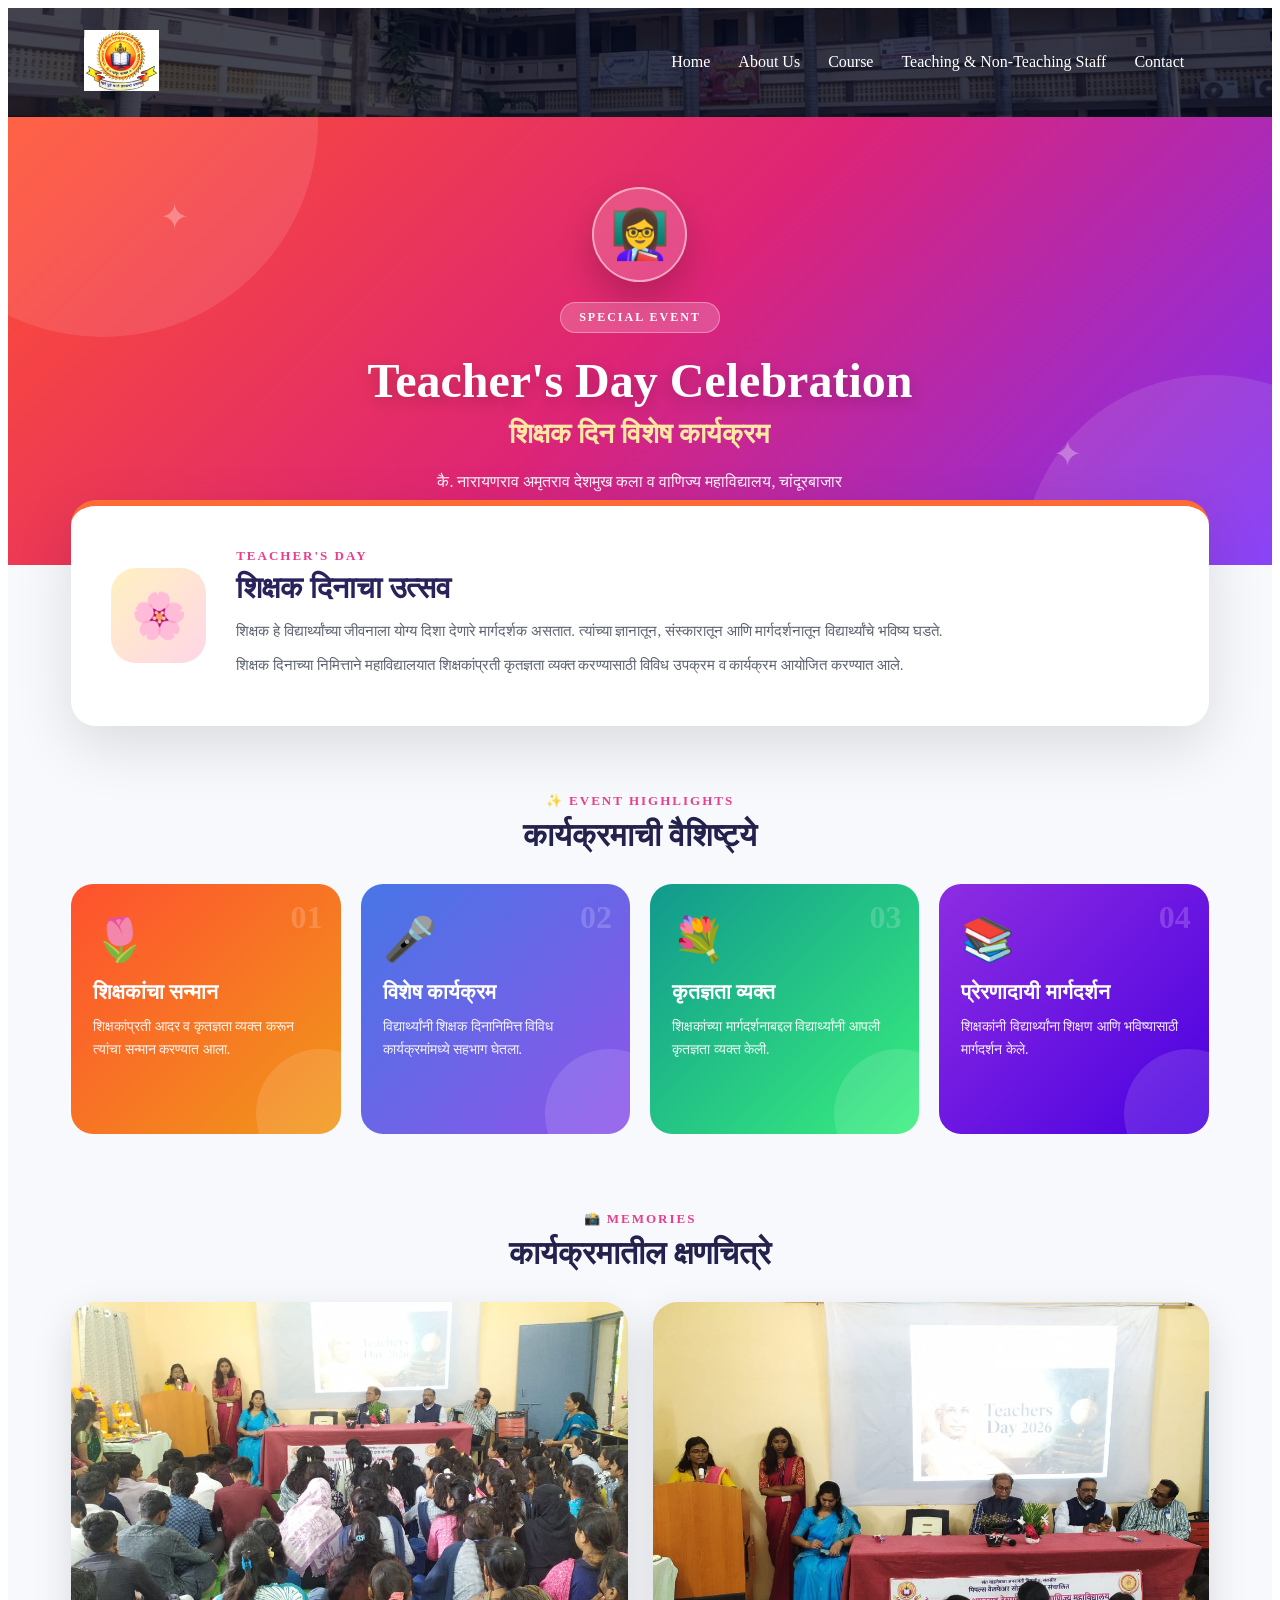
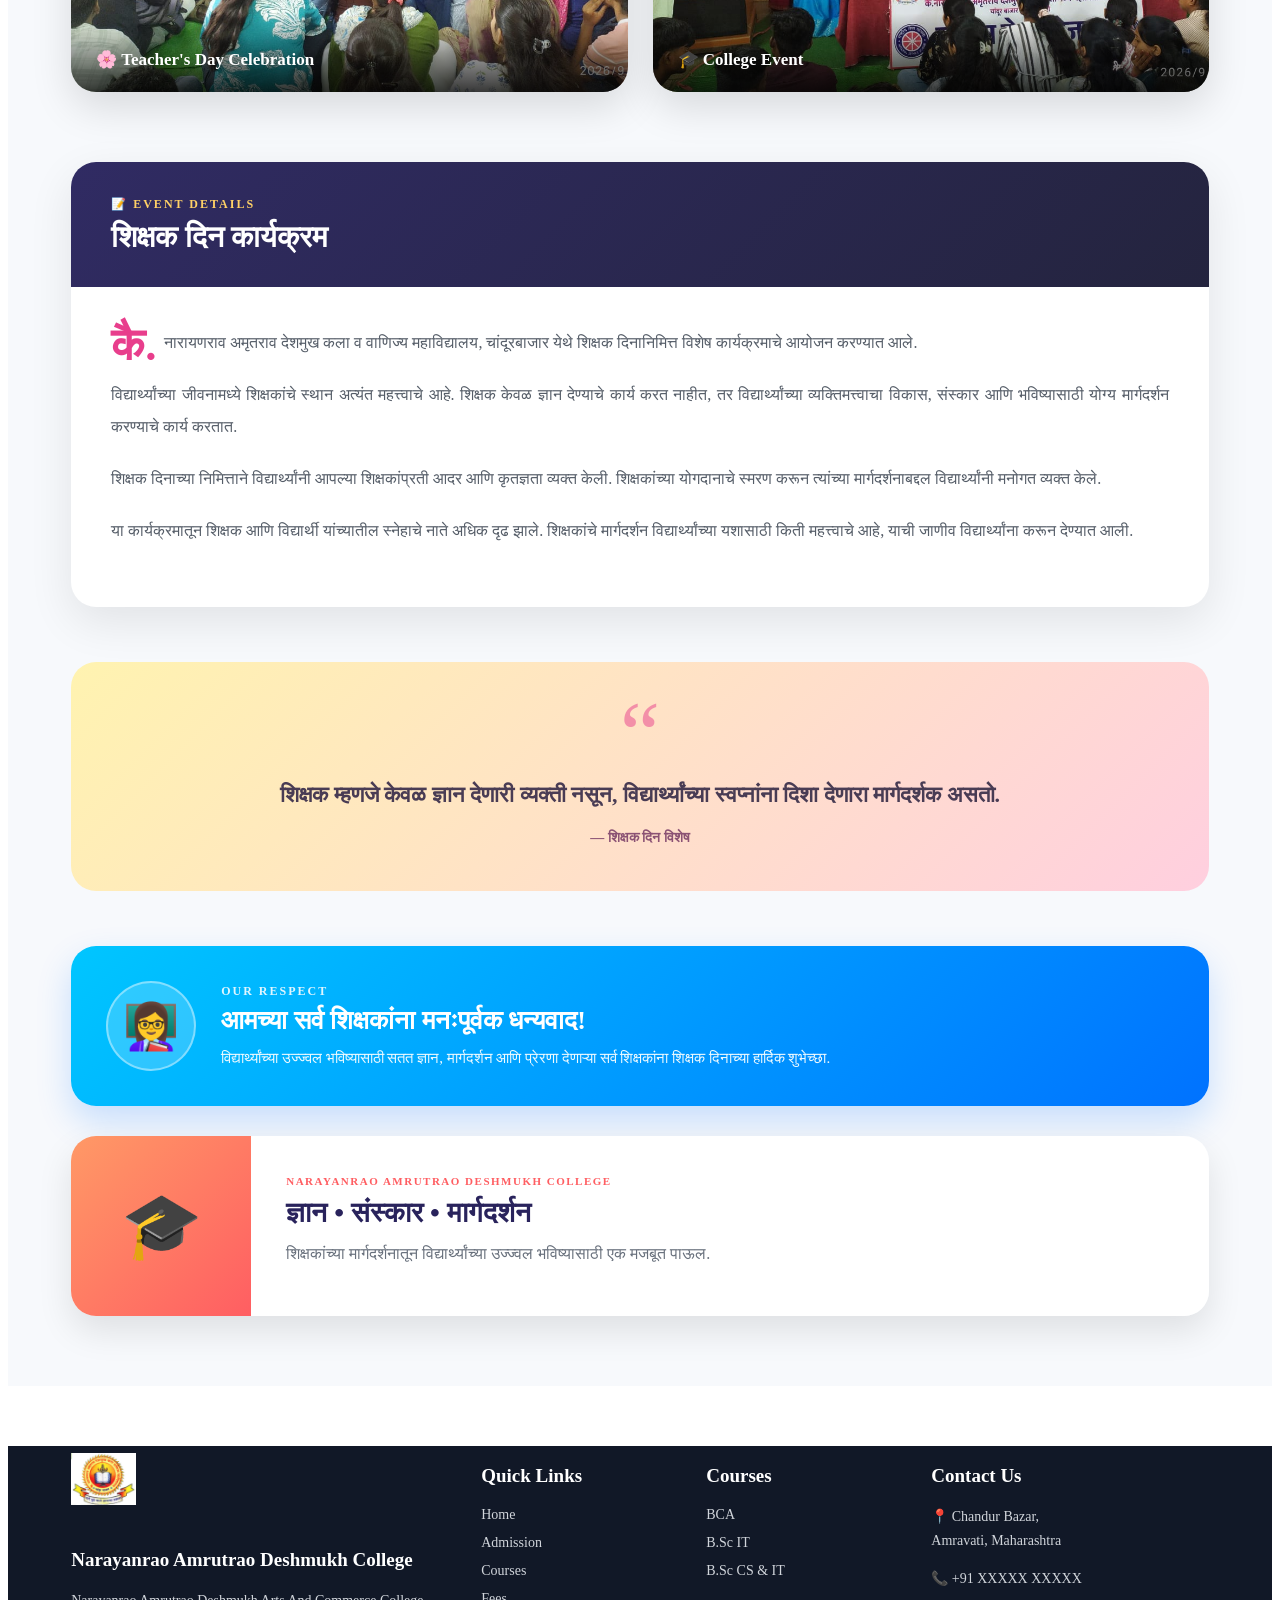
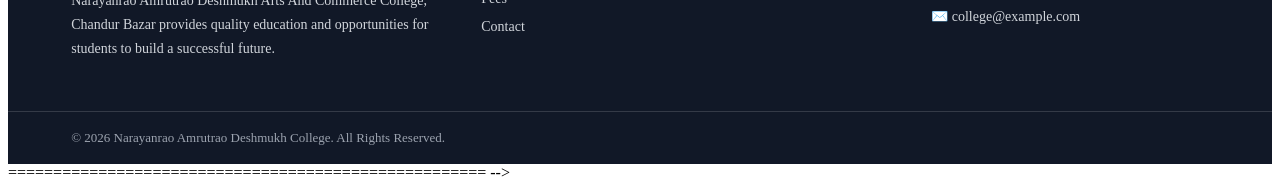
<file: teachers-day.html>
<!DOCTYPE html>
<html lang="en">

<head>

    <meta name="viewport"
        content="width=device-width, initial-scale=1.0, maximum-scale=1.0, user-scalable=0">

    <meta name="description"
        content="Narayanrao Amrutrao DeshmukhArts And Commerce College, Chandur Bazar provide one of the earliest form of technical studies, which has been vital in setting up the standard of brilliance.">

    <meta name="keywords" content="Narayanrao Amrutrao DeshmukhArts And Commerce College, Chandur Bazar">

    <meta name="author" content="Rushikesh Fuse">

    <title>Narayanrao Amrutrao Deshmukh Arts And Commerce College, Chandur Bazar</title>

    <link rel="stylesheet" href="css/header.css">
    <link rel="stylesheet" href="css/footer.css">
    <link rel="stylesheet" href="css/teachers-day.css">


    <link rel="shortcut icon"
        href="image/favicon.ico"
        type="image/svg+xml">
</head>
<body>
    

<section class="header">

    <nav>

        <a href="index.html">
            <img src="image/favicon.ico" id="logo-img" alt="College Logo">
        </a>

        <div class="nav-links" id="navLinks">

            <span class="icon" onclick="hidemenu()">&#10005;</span>

            <ul>

                <li>
                    <a href="index.html">Home</a>
                </li>

                <li>
                    <a href="more.html">About Us</a>
                </li>

                <li>
                    <a href="index.html#course_call">Course</a>
                </li>

                <li>
                    <a href="teaching.html">Teaching & Non-Teaching Staff</a>
                </li>

                <li>
                    <a href="contact.html">Contact</a>
                </li>

            </ul>

        </div>

        <span class="icon" onclick="showmenu()">&#9776;</span>

    </nav>

</section>

<!-- =====================================================
     TEACHER'S DAY PAGE
===================================================== -->

<main class="teachers-page">


    <!-- =========================
         HERO SECTION
    ========================== -->

    <section class="teacher-hero">

        <div class="hero-circle hero-circle-one"></div>

        <div class="hero-circle hero-circle-two"></div>

        <div class="hero-star star-one">✦</div>

        <div class="hero-star star-two">✦</div>


        <div class="teacher-hero-content">

            <div class="teacher-icon">
                👩‍🏫
            </div>


            <span class="event-label">
                SPECIAL EVENT
            </span>


            <h1>
                Teacher's Day Celebration
            </h1>


            <h2>
                शिक्षक दिन विशेष कार्यक्रम
            </h2>


            <p>
                कै. नारायणराव अमृतराव देशमुख कला व वाणिज्य महाविद्यालय,
                चांदूरबाजार
            </p>

        </div>

    </section>



    <!-- =========================
         MAIN CONTAINER
    ========================== -->

    <section class="teacher-container">


        <!-- =========================
             INTRODUCTION
        ========================== -->

        <div class="intro-card">


            <div class="intro-icon">
                🌸
            </div>


            <div class="intro-content">

                <span class="small-title">
                    TEACHER'S DAY
                </span>


                <h2>
                    शिक्षक दिनाचा उत्सव
                </h2>


                <p>
                    शिक्षक हे विद्यार्थ्यांच्या जीवनाला योग्य दिशा देणारे
                    मार्गदर्शक असतात. त्यांच्या ज्ञानातून, संस्कारातून
                    आणि मार्गदर्शनातून विद्यार्थ्यांचे भविष्य घडते.
                </p>


                <p>
                    शिक्षक दिनाच्या निमित्ताने महाविद्यालयात शिक्षकांप्रती
                    कृतज्ञता व्यक्त करण्यासाठी विविध उपक्रम व कार्यक्रम
                    आयोजित करण्यात आले.
                </p>

            </div>

        </div>



        <!-- =========================
             SECTION HEADING
        ========================== -->

        <div class="section-heading">

            <span>
                ✨ EVENT HIGHLIGHTS
            </span>

            <h2>
                कार्यक्रमाची वैशिष्ट्ये
            </h2>

        </div>



        <!-- =========================
             HIGHLIGHT CARDS
        ========================== -->

        <div class="highlight-grid">


            <!-- CARD 1 -->

            <div class="highlight-card card-orange">

                <div class="highlight-number">
                    01
                </div>


                <div class="highlight-emoji">
                    🌷
                </div>


                <h3>
                    शिक्षकांचा सन्मान
                </h3>


                <p>
                    शिक्षकांप्रती आदर व कृतज्ञता व्यक्त करून
                    त्यांचा सन्मान करण्यात आला.
                </p>

            </div>



            <!-- CARD 2 -->

            <div class="highlight-card card-blue">

                <div class="highlight-number">
                    02
                </div>


                <div class="highlight-emoji">
                    🎤
                </div>


                <h3>
                    विशेष कार्यक्रम
                </h3>


                <p>
                    विद्यार्थ्यांनी शिक्षक दिनानिमित्त विविध
                    कार्यक्रमांमध्ये सहभाग घेतला.
                </p>

            </div>



            <!-- CARD 3 -->

            <div class="highlight-card card-green">

                <div class="highlight-number">
                    03
                </div>


                <div class="highlight-emoji">
                    💐
                </div>


                <h3>
                    कृतज्ञता व्यक्त
                </h3>


                <p>
                    शिक्षकांच्या मार्गदर्शनाबद्दल विद्यार्थ्यांनी
                    आपली कृतज्ञता व्यक्त केली.
                </p>

            </div>



            <!-- CARD 4 -->

            <div class="highlight-card card-purple">

                <div class="highlight-number">
                    04
                </div>


                <div class="highlight-emoji">
                    📚
                </div>


                <h3>
                    प्रेरणादायी मार्गदर्शन
                </h3>


                <p>
                    शिक्षकांनी विद्यार्थ्यांना शिक्षण आणि
                    भविष्यासाठी मार्गदर्शन केले.
                </p>

            </div>

        </div>



        <!-- =========================
             PHOTO GALLERY
        ========================== -->

        <div class="section-heading gallery-heading">

            <span>
                📸 MEMORIES
            </span>

            <h2>
                कार्यक्रमातील क्षणचित्रे
            </h2>

        </div>


        <div class="teacher-gallery">


            <!-- PHOTO 1 -->

            <div class="teacher-photo">

                <img src="image/teacher/teacher1.jpeg"
                     alt="Teacher's Day Celebration">


                <div class="photo-overlay">

                    <span>
                        🌸 Teacher's Day Celebration
                    </span>

                </div>

            </div>



            <!-- PHOTO 2 -->

            <div class="teacher-photo">

                <img src="image/teacher/teacher2.jpeg"
                     alt="Teacher's Day Program">


                <div class="photo-overlay">

                    <span>
                        🎓 College Event
                    </span>

                </div>

            </div>

        </div>



        <!-- =========================
             ARTICLE
        ========================== -->

        <section class="article-section">


            <div class="article-title">

                <span>
                    📝 EVENT DETAILS
                </span>


                <h2>
                    शिक्षक दिन कार्यक्रम
                </h2>

            </div>



            <div class="article-content">


                <p>
                    कै. नारायणराव अमृतराव देशमुख कला व वाणिज्य
                    महाविद्यालय, चांदूरबाजार येथे शिक्षक दिनानिमित्त
                    विशेष कार्यक्रमाचे आयोजन करण्यात आले.
                </p>


                <p>
                    विद्यार्थ्यांच्या जीवनामध्ये शिक्षकांचे स्थान
                    अत्यंत महत्त्वाचे आहे. शिक्षक केवळ ज्ञान देण्याचे
                    कार्य करत नाहीत, तर विद्यार्थ्यांच्या व्यक्तिमत्त्वाचा
                    विकास, संस्कार आणि भविष्यासाठी योग्य मार्गदर्शन
                    करण्याचे कार्य करतात.
                </p>


                <p>
                    शिक्षक दिनाच्या निमित्ताने विद्यार्थ्यांनी आपल्या
                    शिक्षकांप्रती आदर आणि कृतज्ञता व्यक्त केली.
                    शिक्षकांच्या योगदानाचे स्मरण करून त्यांच्या
                    मार्गदर्शनाबद्दल विद्यार्थ्यांनी मनोगत व्यक्त केले.
                </p>


                <p>
                    या कार्यक्रमातून शिक्षक आणि विद्यार्थी यांच्यातील
                    स्नेहाचे नाते अधिक दृढ झाले. शिक्षकांचे मार्गदर्शन
                    विद्यार्थ्यांच्या यशासाठी किती महत्त्वाचे आहे,
                    याची जाणीव विद्यार्थ्यांना करून देण्यात आली.
                </p>


            </div>

        </section>



        <!-- =========================
             QUOTE
        ========================== -->

        <section class="teacher-quote">


            <div class="quote-mark">
                “
            </div>


            <p>
                शिक्षक म्हणजे केवळ ज्ञान देणारी व्यक्ती नसून,
                विद्यार्थ्यांच्या स्वप्नांना दिशा देणारा मार्गदर्शक असतो.
            </p>


            <span>
                — शिक्षक दिन विशेष
            </span>


        </section>



        <!-- =========================
             TEACHER APPRECIATION
        ========================== -->

        <section class="appreciation-section">


            <div class="appreciation-icon">
                👩‍🏫
            </div>


            <div class="appreciation-content">

                <span>
                    OUR RESPECT
                </span>


                <h2>
                    आमच्या सर्व शिक्षकांना मनःपूर्वक धन्यवाद!
                </h2>


                <p>
                    विद्यार्थ्यांच्या उज्ज्वल भविष्यासाठी सतत ज्ञान,
                    मार्गदर्शन आणि प्रेरणा देणाऱ्या सर्व शिक्षकांना
                    शिक्षक दिनाच्या हार्दिक शुभेच्छा.
                </p>

            </div>

        </section>



        <!-- =========================
             MESSAGE BOX
        ========================== -->

        <section class="message-box">


            <div class="message-left">

                <div class="message-icon">
                    🎓
                </div>

            </div>


            <div class="message-right">

                <span>
                    NARAYANRAO AMRUTRAO DESHMUKH COLLEGE
                </span>


                <h2>
                    ज्ञान • संस्कार • मार्गदर्शन
                </h2>


                <p>
                    शिक्षकांच्या मार्गदर्शनातून विद्यार्थ्यांच्या
                    उज्ज्वल भविष्यासाठी एक मजबूत पाऊल.
                </p>

            </div>

        </section>


    </section>

</main>



<!-- =====================================================
   

<!-- =========================
     FOOTER
========================= -->
<footer class="footer">

    <div class="footer-container">

        <!-- About College -->

        <div class="footer-col">

            <img src="image/favicon.ico"
                 class="footer-logo"
                 alt="College Logo">

            <h3>
                Narayanrao Amrutrao Deshmukh College
            </h3>

            <p>
                Narayanrao Amrutrao Deshmukh Arts And Commerce College,
                Chandur Bazar provides quality education
                and opportunities for students to build
                a successful future.
            </p>

        </div>


        <!-- Quick Links -->

        <div class="footer-col">

            <h3>Quick Links</h3>

            <ul>

                <li>
                    <a href="index.html">Home</a>
                </li>

                <li>
                    <a href="Admission_page.html">Admission</a>
                </li>

                <li>
                    <a href="index.html#course_call">Courses</a>
                </li>

                <li>
                    <a href="fees_page.html">Fees</a>
                </li>

                <li>
                    <a href="Contact_page.html">Contact</a>
                </li>

            </ul>

        </div>


        <!-- Courses -->

        <div class="footer-col">

            <h3>Courses</h3>

            <ul>

                <li>
                    <a href="index.html#course_call">BCA</a>
                </li>

                <li>
                    <a href="index.html#course_call">B.Sc IT</a>
                </li>

                <li>
                    <a href="index.html#course_call">
                        B.Sc CS & IT
                    </a>
                </li>

            </ul>

        </div>


        <!-- Contact -->

        <div class="footer-col">

            <h3>Contact Us</h3>

            <p>
                📍 Chandur Bazar,<br>
                Amravati, Maharashtra
            </p>

            <p>
                📞 +91 XXXXX XXXXX
            </p>

            <p>
                ✉️ college@example.com
            </p>

        </div>

    </div>


    <!-- Bottom Footer -->

    <div class="footer-bottom">

        <p>
            © 2026 Narayanrao Amrutrao Deshmukh College.
            All Rights Reserved.
        </p>

    </div>

</footer>


===================================================== -->


</body>

</html>
</file>
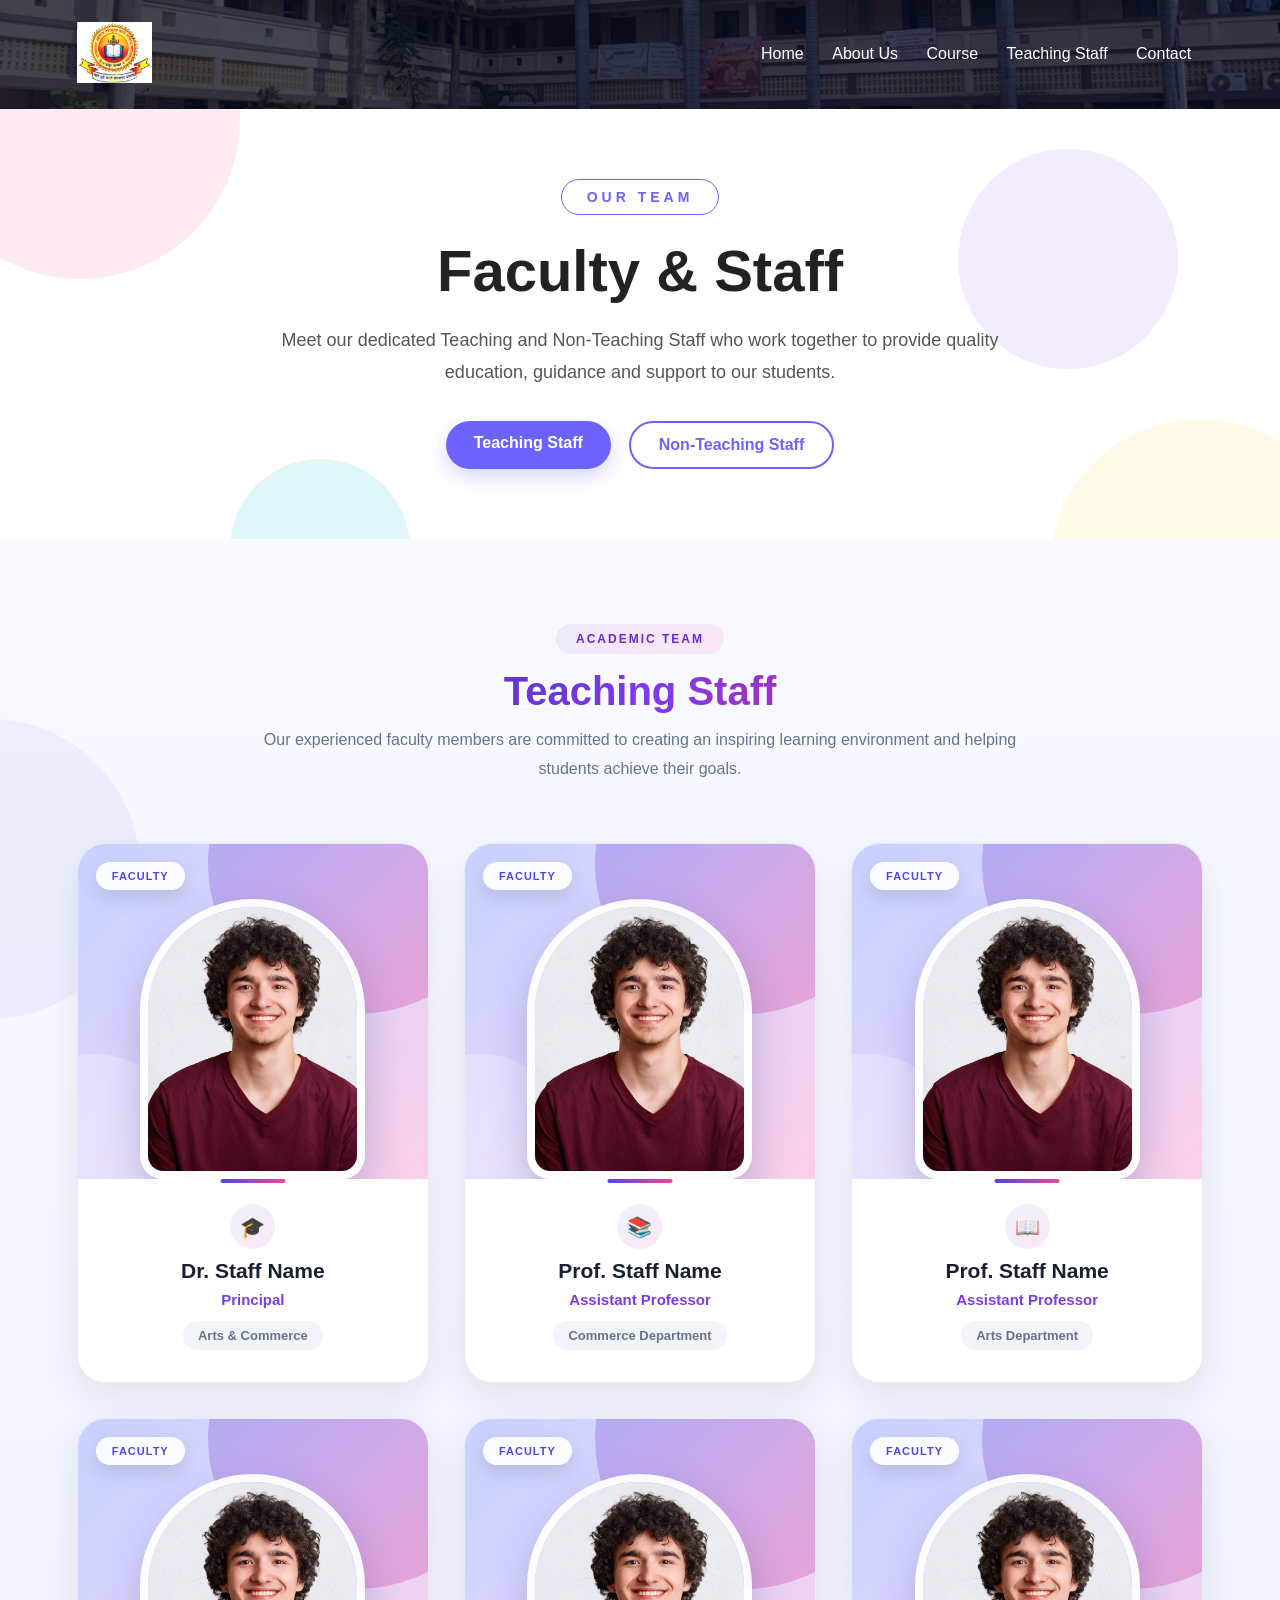
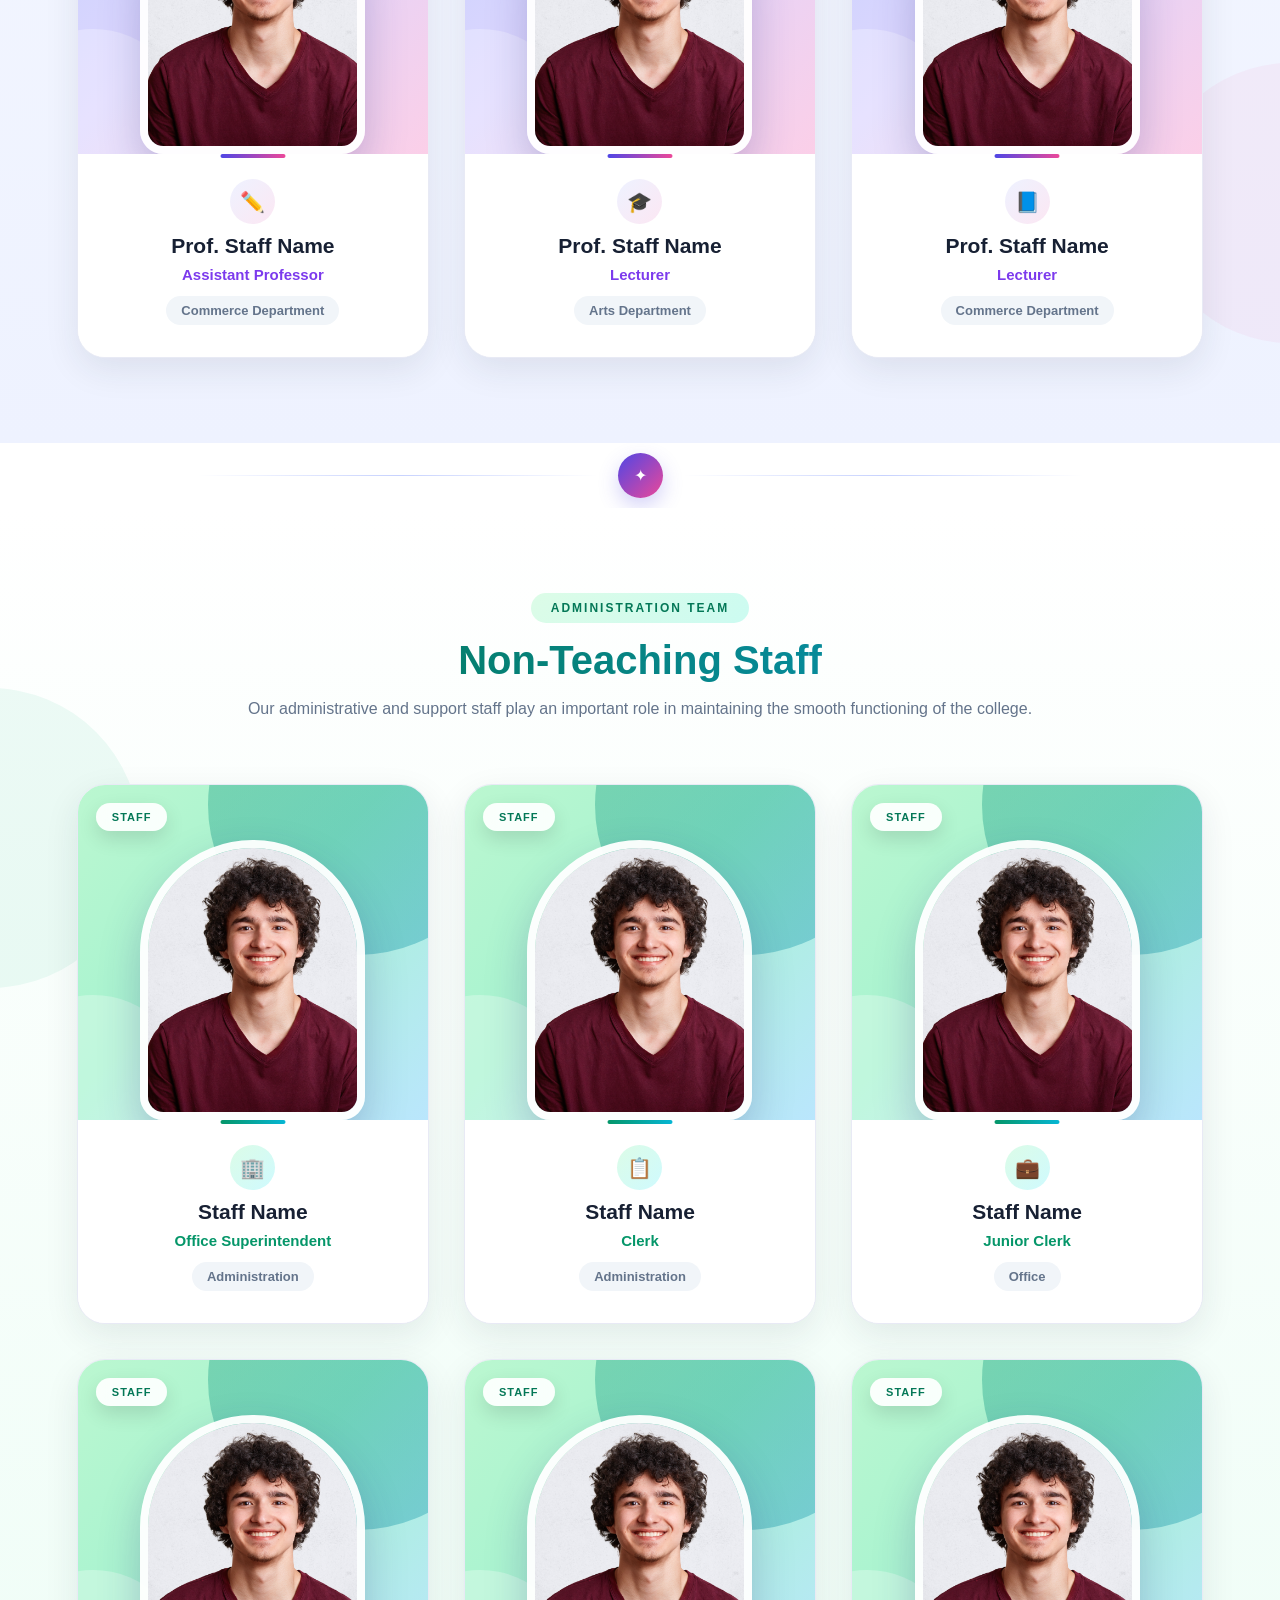
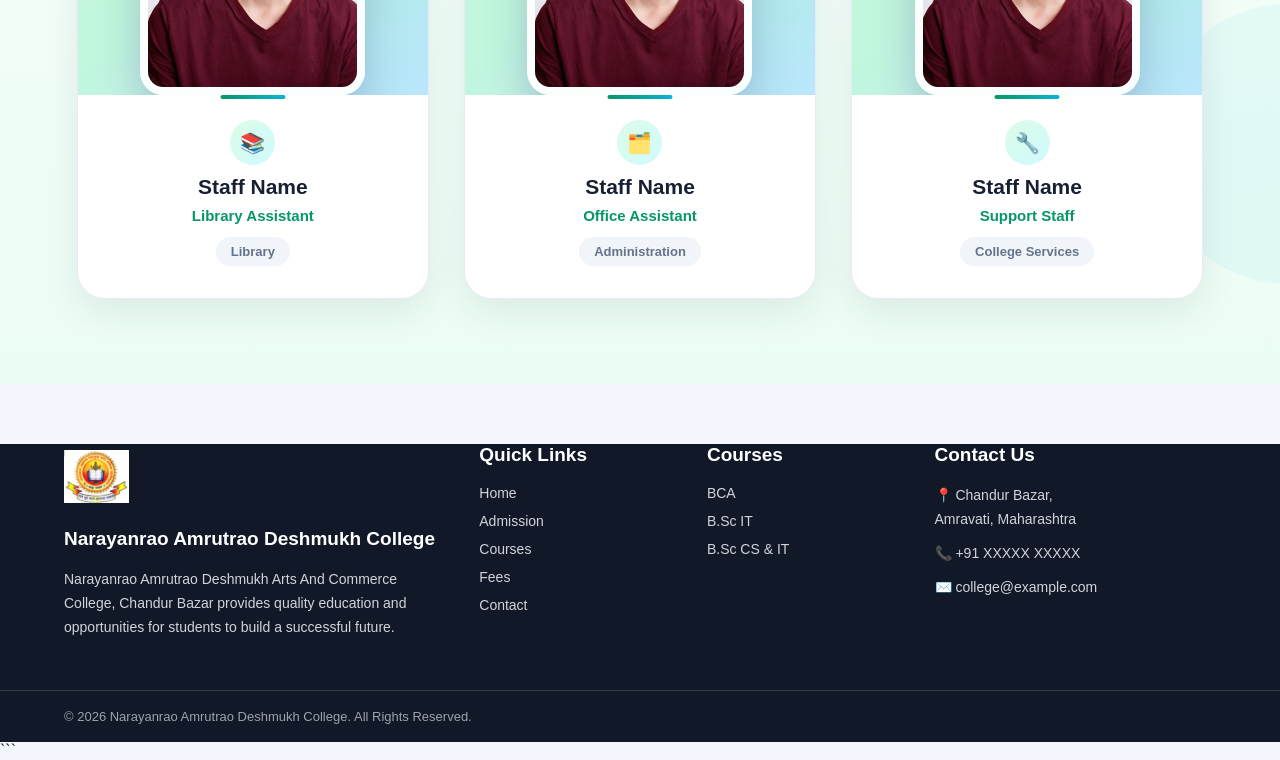
<file: teaching.html>
<!DOCTYPE html>
<html lang="en">

<head>

    <meta charset="UTF-8">

    <meta name="viewport"
        content="width=device-width, initial-scale=1.0">

    <meta name="description"
        content="Narayanrao Amrutrao Deshmukh Arts And Commerce College, Chandur Bazar">

    <meta name="keywords"
        content="Narayanrao Amrutrao Deshmukh Arts And Commerce College, Chandur Bazar">

    <meta name="author"
        content="Rushikesh Fuse">

    <title>
        Faculty & Staff | Narayanrao Amrutrao Deshmukh Arts And Commerce College
    </title>

    <link rel="stylesheet" href="css/header.css">
    <link rel="stylesheet" href="css/footer.css">
    <link rel="stylesheet" href="css/teaching.css">

    <link rel="shortcut icon"
        href="image/favicon.ico"
        type="image/x-icon">

</head>


<body>


<!-- =====================================================
     HEADER
===================================================== -->

<section class="header">

    <nav>

        <a href="index.html">

            <img src="image/favicon.ico"
                 id="logo-img"
                 alt="College Logo">

        </a>


        <div class="nav-links"
             id="navLinks">

            <span class="icon"
                  onclick="hidemenu()">
                &#10005;
            </span>


            <ul>

                <li>
                    <a href="index.html">
                        Home
                    </a>
                </li>

                <li>
                    <a href="more.html">
                       About Us
                    </a>
                </li>

                <li>
                    <a href="index.html#course_call">
                        Course
                    </a>
                </li>

                <li>
                    <a href="teaching.html"
                       class="active">
                        Teaching Staff
                    </a>
                </li>

                <li>
                    <a href="contact.html">
                        Contact
                    </a>
                </li>

            </ul>

        </div>


        <span class="icon"
              onclick="showmenu()">
            &#9776;
        </span>

    </nav>

</section>



<!-- =====================================================
     HERO SECTION
===================================================== -->

<section class="staff-hero">

    <div class="hero-circle hero-circle-one"></div>

    <div class="hero-circle hero-circle-two"></div>


    <div class="hero-content">

        <span class="hero-small-title">
            OUR TEAM
        </span>


        <h1>
            Faculty & Staff
        </h1>


        <p>
            Meet our dedicated Teaching and Non-Teaching Staff
            who work together to provide quality education,
            guidance and support to our students.
        </p>


        <div class="hero-buttons">

            <a href="#teaching"
               class="hero-btn primary-btn">
                Teaching Staff
            </a>


            <a href="#non-teaching"
               class="hero-btn secondary-btn">
                Non-Teaching Staff
            </a>

        </div>

    </div>

</section>



<!-- =====================================================
     TEACHING STAFF
===================================================== -->

<section class="staff-section"
         id="teaching">


    <div class="section-heading">

        <span class="heading-tag">
            ACADEMIC TEAM
        </span>


        <h2>
            Teaching Staff
        </h2>


        <p>
            Our experienced faculty members are committed
            to creating an inspiring learning environment
            and helping students achieve their goals.
        </p>

    </div>



    <div class="staff-grid">


        <!-- =================================================
             TEACHER 1
        ================================================== -->

        <div class="staff-card">

            <div class="staff-image">

                <div class="image-glow"></div>

                <img src="image/profile.jpg"
                     alt="Teaching Staff">

                <span class="staff-badge">
                    FACULTY
                </span>

            </div>


            <div class="staff-info">

                <div class="staff-icon">
                    🎓
                </div>

                <h3>
                    Dr. Staff Name
                </h3>

                <p class="designation">
                    Principal
                </p>

                <p class="department">
                    Arts & Commerce
                </p>

            </div>

        </div>



        <!-- =================================================
             TEACHER 2
        ================================================== -->

        <div class="staff-card">

            <div class="staff-image">

                <div class="image-glow"></div>

                <img src="image/profile.jpg"
                     alt="Teaching Staff">

                <span class="staff-badge">
                    FACULTY
                </span>

            </div>


            <div class="staff-info">

                <div class="staff-icon">
                    📚
                </div>

                <h3>
                    Prof. Staff Name
                </h3>

                <p class="designation">
                    Assistant Professor
                </p>

                <p class="department">
                    Commerce Department
                </p>

            </div>

        </div>



        <!-- =================================================
             TEACHER 3
        ================================================== -->

        <div class="staff-card">

            <div class="staff-image">

                <div class="image-glow"></div>

                <img src="image/profile.jpg"
                     alt="Teaching Staff">

                <span class="staff-badge">
                    FACULTY
                </span>

            </div>


            <div class="staff-info">

                <div class="staff-icon">
                    📖
                </div>

                <h3>
                    Prof. Staff Name
                </h3>

                <p class="designation">
                    Assistant Professor
                </p>

                <p class="department">
                    Arts Department
                </p>

            </div>

        </div>



        <!-- =================================================
             TEACHER 4
        ================================================== -->

        <div class="staff-card">

            <div class="staff-image">

                <div class="image-glow"></div>

                <img src="image/profile.jpg"
                     alt="Teaching Staff">

                <span class="staff-badge">
                    FACULTY
                </span>

            </div>


            <div class="staff-info">

                <div class="staff-icon">
                    ✏️
                </div>

                <h3>
                    Prof. Staff Name
                </h3>

                <p class="designation">
                    Assistant Professor
                </p>

                <p class="department">
                    Commerce Department
                </p>

            </div>

        </div>



        <!-- =================================================
             TEACHER 5
        ================================================== -->

        <div class="staff-card">

            <div class="staff-image">

                <div class="image-glow"></div>

                <img src="image/profile.jpg"
                     alt="Teaching Staff">

                <span class="staff-badge">
                    FACULTY
                </span>

            </div>


            <div class="staff-info">

                <div class="staff-icon">
                    🎓
                </div>

                <h3>
                    Prof. Staff Name
                </h3>

                <p class="designation">
                    Lecturer
                </p>

                <p class="department">
                    Arts Department
                </p>

            </div>

        </div>



        <!-- =================================================
             TEACHER 6
        ================================================== -->

        <div class="staff-card">

            <div class="staff-image">

                <div class="image-glow"></div>

                <img src="image/profile.jpg"
                     alt="Teaching Staff">

                <span class="staff-badge">
                    FACULTY
                </span>

            </div>


            <div class="staff-info">

                <div class="staff-icon">
                    📘
                </div>

                <h3>
                    Prof. Staff Name
                </h3>

                <p class="designation">
                    Lecturer
                </p>

                <p class="department">
                    Commerce Department
                </p>

            </div>

        </div>

    </div>

</section>



<!-- =====================================================
     DIVIDER
===================================================== -->

<div class="staff-divider">

    <span></span>

    <div>
        ✦
    </div>

    <span></span>

</div>



<!-- =====================================================
     NON TEACHING STAFF
===================================================== -->

<section class="staff-section non-teaching"
         id="non-teaching">


    <div class="section-heading">

        <span class="heading-tag">
            ADMINISTRATION TEAM
        </span>


        <h2>
            Non-Teaching Staff
        </h2>


        <p>
            Our administrative and support staff play an
            important role in maintaining the smooth
            functioning of the college.
        </p>

    </div>



    <div class="staff-grid">


        <!-- =================================================
             NON TEACHER 1
        ================================================== -->

        <div class="staff-card">

            <div class="staff-image">

                <div class="image-glow"></div>

                <img src="image/profile.jpg"
                     alt="Non Teaching Staff">

                <span class="staff-badge">
                    STAFF
                </span>

            </div>


            <div class="staff-info">

                <div class="staff-icon">
                    🏢
                </div>

                <h3>
                    Staff Name
                </h3>

                <p class="designation">
                    Office Superintendent
                </p>

                <p class="department">
                    Administration
                </p>

            </div>

        </div>



        <!-- =================================================
             NON TEACHER 2
        ================================================== -->

        <div class="staff-card">

            <div class="staff-image">

                <div class="image-glow"></div>

                <img src="image/profile.jpg"
                     alt="Non Teaching Staff">

                <span class="staff-badge">
                    STAFF
                </span>

            </div>


            <div class="staff-info">

                <div class="staff-icon">
                    📋
                </div>

                <h3>
                    Staff Name
                </h3>

                <p class="designation">
                    Clerk
                </p>

                <p class="department">
                    Administration
                </p>

            </div>

        </div>



        <!-- =================================================
             NON TEACHER 3
        ================================================== -->

        <div class="staff-card">

            <div class="staff-image">

                <div class="image-glow"></div>

                <img src="image/profile.jpg"
                     alt="Non Teaching Staff">

                <span class="staff-badge">
                    STAFF
                </span>

            </div>


            <div class="staff-info">

                <div class="staff-icon">
                    💼
                </div>

                <h3>
                    Staff Name
                </h3>

                <p class="designation">
                    Junior Clerk
                </p>

                <p class="department">
                    Office
                </p>

            </div>

        </div>



        <!-- =================================================
             NON TEACHER 4
        ================================================== -->

        <div class="staff-card">

            <div class="staff-image">

                <div class="image-glow"></div>

                <img src="image/profile.jpg"
                     alt="Non Teaching Staff">

                <span class="staff-badge">
                    STAFF
                </span>

            </div>


            <div class="staff-info">

                <div class="staff-icon">
                    📚
                </div>

                <h3>
                    Staff Name
                </h3>

                <p class="designation">
                    Library Assistant
                </p>

                <p class="department">
                    Library
                </p>

            </div>

        </div>



        <!-- =================================================
             NON TEACHER 5
        ================================================== -->

        <div class="staff-card">

            <div class="staff-image">

                <div class="image-glow"></div>

                <img src="image/profile.jpg"
                     alt="Non Teaching Staff">

                <span class="staff-badge">
                    STAFF
                </span>

            </div>


            <div class="staff-info">

                <div class="staff-icon">
                    🗂️
                </div>

                <h3>
                    Staff Name
                </h3>

                <p class="designation">
                    Office Assistant
                </p>

                <p class="department">
                    Administration
                </p>

            </div>

        </div>



        <!-- =================================================
             NON TEACHER 6
        ================================================== -->

        <div class="staff-card">

            <div class="staff-image">

                <div class="image-glow"></div>

                <img src="image/profile.jpg"
                     alt="Non Teaching Staff">

                <span class="staff-badge">
                    STAFF
                </span>

            </div>


            <div class="staff-info">

                <div class="staff-icon">
                    🔧
                </div>

                <h3>
                    Staff Name
                </h3>

                <p class="designation">
                    Support Staff
                </p>

                <p class="department">
                    College Services
                </p>

            </div>

        </div>

    </div>

</section>



<!-- =====================================================
     FOOTER
===================================================== -->

<footer class="footer">

    <div class="footer-container">


        <!-- ABOUT -->

        <div class="footer-col">

            <img src="image/favicon.ico"
                 class="footer-logo"
                 alt="College Logo">


            <h3>
                Narayanrao Amrutrao Deshmukh College
            </h3>


            <p>
                Narayanrao Amrutrao Deshmukh Arts And
                Commerce College, Chandur Bazar provides
                quality education and opportunities for
                students to build a successful future.
            </p>

        </div>



        <!-- QUICK LINKS -->

        <div class="footer-col">

            <h3>
                Quick Links
            </h3>


            <ul>

                <li>
                    <a href="index.html">
                        Home
                    </a>
                </li>

                <li>
                    <a href="Admission_page.html">
                        Admission
                    </a>
                </li>

                <li>
                    <a href="index.html#course_call">
                        Courses
                    </a>
                </li>

                <li>
                    <a href="fees_page.html">
                        Fees
                    </a>
                </li>

                <li>
                    <a href="Contact_page.html">
                        Contact
                    </a>
                </li>

            </ul>

        </div>



        <!-- COURSES -->

        <div class="footer-col">

            <h3>
                Courses
            </h3>


            <ul>

                <li>
                    <a href="index.html#course_call">
                        BCA
                    </a>
                </li>

                <li>
                    <a href="index.html#course_call">
                        B.Sc IT
                    </a>
                </li>

                <li>
                    <a href="index.html#course_call">
                        B.Sc CS & IT
                    </a>
                </li>

            </ul>

        </div>



        <!-- CONTACT -->

        <div class="footer-col">

            <h3>
                Contact Us
            </h3>


            <p>
                📍 Chandur Bazar,<br>
                Amravati, Maharashtra
            </p>


            <p>
                📞 +91 XXXXX XXXXX
            </p>


            <p>
                ✉️ college@example.com
            </p>

        </div>

    </div>



    <!-- FOOTER BOTTOM -->

    <div class="footer-bottom">

        <p>
            © 2026 Narayanrao Amrutrao Deshmukh College.
            All Rights Reserved.
        </p>

    </div>

</footer>



<!-- =====================================================
     MOBILE MENU SCRIPT
===================================================== -->

<script>

function showmenu() {

    document.getElementById("navLinks").style.right = "0";

}


function hidemenu() {

    document.getElementById("navLinks").style.right = "-200px";

}

</script>


</body>

</html>
```
</file>
<file: css/header.css>
/* =========================
   COMMON HEADER
========================= */

.header {
    min-height: auto;
    width: 100%;
    background-image:
        linear-gradient(rgba(4,9,30,0.75), rgba(4,9,30,0.75)),
        url(../image/background2.png);

    background-position: center;
    background-size: cover;
    background-repeat: no-repeat;

    position: relative;
}

.header nav {
    display: flex;
    padding: 15px 6%;
    justify-content: space-between;
    align-items: center;
}

#logo-img {
    width: 75px;
    height: 75px;
    object-fit: contain;
}

.nav-links {
    flex: 1;
    text-align: right;
}

.nav-links ul {
    margin: 0;
    padding: 0;
}

.nav-links ul li {
    list-style: none;
    display: inline-block;
    padding: 8px 12px;
    position: relative;
}

.nav-links a {
    color: #fff;
    text-decoration: none;
    font-size: 16px;
    font-weight: 500;
}

.nav-links ul li::after {
    content: '';
    width: 0%;
    height: 2px;
    background: #ff0000;
    display: block;
    margin: auto;
    transition: 0.5s;
}

.nav-links ul li:hover::after {
    width: 100%;
}

.icon {
    display: none;
}


/* Mobile Header */

@media (max-width: 700px) {

    .header nav {
        padding: 10px 5%;
    }

    #logo-img {
        width: 60px;
        height: 60px;
    }

    .nav-links {
        position: fixed;
        background: #f44336;
        height: 100vh;
        width: 200px;
        top: 0;
        right: -200px;
        text-align: left;
        z-index: 1000;
        transition: 0.5s;
    }

    .nav-links ul {
        padding: 30px;
    }

    .nav-links ul li {
        display: block;
        margin-bottom: 10px;
    }

    .nav-links a {
        font-size: 15px;
    }

    .icon {
        display: block;
        color: #fff;
        margin: 10px;
        font-size: 25px;
        cursor: pointer;
    }

}
</file>
<file: css/footer.css>
/* =========================================
   PROFESSIONAL FOOTER
========================================= */

.footer {
    width: 100%;
    background: #111827;
    color: #ffffff;
    margin-top: 60px;
    margin-bottom: 0%;
    padding: 0 0 0 0;
}

.footer-container {
    width: 90%;
    max-width: 1200px;
    margin: auto;

    display: grid;
    grid-template-columns:
        2fr
        1fr
        1fr
        1.5fr;

    gap: 40px;
}

.footer-col {
    text-align: left;
}

.footer-logo {
    width: 65px;
    height: 65px;
    object-fit: contain;
    margin-bottom: 15px;
}

.footer-col h3 {
    color: #ffffff;
    font-size: 19px;
    margin-bottom: 18px;
    text-align: left;
}

.footer-col p {
    color: #d1d5db;
    font-size: 14px;
    line-height: 1.7;
    padding: 0;
    margin-bottom: 10px;
}

.footer-col ul {
    list-style: none;
    padding: 0;
    margin: 0;
}

.footer-col ul li {
    margin-bottom: 10px;
}

.footer-col ul li a {
    color: #d1d5db;
    text-decoration: none;
    font-size: 14px;
    transition: 0.3s;
}

.footer-col ul li a:hover {
    color: #ff6f00;
    padding-left: 5px;
}


/* Footer Bottom */

.footer-bottom {
    margin-top: 40px;
    padding: 18px 5%;
    border-top: 1px solid rgba(255,255,255,0.15);

    display: flex;
    justify-content: space-between;
    align-items: center;
    gap: 15px;
}

.footer-bottom p {
    padding: 0;
    margin: 0;
    color: #9ca3af;
    font-size: 13px;
}

.footer-bottom strong {
    color: #ffffff;
}


/* =========================================
   FOOTER MOBILE
========================================= */

@media (max-width: 800px) {

    .footer-container {
        width: 85%;
        grid-template-columns: 1fr 1fr;
        gap: 30px;
    }

    .footer-bottom {
        flex-direction: column;
        text-align: center;
    }

}


@media (max-width: 500px) {

    .footer-container {
        width: 85%;
        grid-template-columns: 1fr;
        gap: 25px;
    }

    .footer-col {
        text-align: center;
    }

    .footer-col h3 {
        text-align: center;
    }

    .footer-col p {
        text-align: center;
    }

    .footer-col ul {
        text-align: center;
    }

}
</file>
<file: css/contact.css>
/* =====================================================
   CONTACT PAGE
===================================================== */

* {
    margin: 0;
    padding: 0;
    box-sizing: border-box;
}

body {
    font-family: Arial, Helvetica, sans-serif;
    background: #ffffff;
    color: #222;
}


/* =====================================================
   CONTACT HERO
===================================================== */

.contact-hero {

    position: relative;

    min-height: 360px;

    display: flex;

    align-items: center;

    justify-content: center;

    text-align: center;

    overflow: hidden;

    background: #ffffff;

}


/* =====================================================
   COLORFUL BUBBLES
===================================================== */

.contact-bubble {

    position: absolute;

    border-radius: 50%;

    pointer-events: none;

}


/* Pink */

.bubble-1 {

    width: 330px;
    height: 330px;

    top: -180px;
    left: -100px;

    background: rgba(255, 80, 130, 0.12);

}


/* Purple */

.bubble-2 {

    width: 220px;
    height: 220px;

    top: 30px;
    right: 12%;

    background: rgba(116, 90, 255, 0.10);

}


/* Cyan */

.bubble-3 {

    width: 250px;
    height: 250px;

    bottom: -160px;
    left: 20%;

    background: rgba(0, 188, 212, 0.10);

}


/* Yellow */

.bubble-4 {

    width: 300px;
    height: 300px;

    bottom: -200px;
    right: -80px;

    background: rgba(255, 193, 7, 0.10);

}


/* =====================================================
   HERO CONTENT
===================================================== */

.contact-hero-content {

    position: relative;

    z-index: 5;

    max-width: 850px;

    padding: 70px 20px;

}


.contact-small-title {

    display: inline-block;

    padding: 9px 25px;

    border: 1px solid #5c5fe8;

    border-radius: 30px;

    color: #5c5fe8;

    font-size: 13px;

    font-weight: 700;

    letter-spacing: 3px;

    margin-bottom: 20px;

}


.contact-hero h1 {

    font-size: 58px;

    font-weight: 800;

    color: #222;

    margin-bottom: 18px;

}


.contact-hero p {

    max-width: 750px;

    margin: auto;

    color: #666;

    font-size: 17px;

    line-height: 1.8;

}


/* =====================================================
   CONTACT MAIN SECTION
===================================================== */

.contact-section {

    padding: 80px 7%;

    background: #f8faff;

}


.contact-container {

    max-width: 1200px;

    margin: auto;

    display: grid;

    grid-template-columns: 0.9fr 1.1fr;

    gap: 45px;

}


/* =====================================================
   CONTACT INFORMATION
===================================================== */

.contact-info {

    background: #ffffff;

    padding: 40px;

    border-radius: 25px;

    box-shadow:
        0 15px 45px rgba(0, 0, 0, 0.07);

}


.section-tag {

    color: #5c5fe8;

    font-size: 13px;

    font-weight: 700;

    letter-spacing: 2px;

}


.contact-info h2 {

    font-size: 35px;

    margin: 12px 0 15px;

    color: #222;

}


.intro-text {

    color: #666;

    line-height: 1.7;

    margin-bottom: 30px;

}


/* =====================================================
   CONTACT CARD
===================================================== */

.contact-card {

    display: flex;

    align-items: flex-start;

    gap: 18px;

    padding: 15px;

    margin-bottom: 8px;

    border-radius: 16px;

    transition: 0.3s ease;

}


.contact-card:hover {

    background: #f7f8ff;

    transform: translateX(5px);

}


.contact-icon {

    width: 52px;

    height: 52px;

    min-width: 52px;

    display: flex;

    align-items: center;

    justify-content: center;

    border-radius: 15px;

    font-size: 23px;

}


/* Different icon backgrounds */

.college-icon {

    background: #eeeaff;

}

.location-icon {

    background: #fff0f3;

}

.phone-icon {

    background: #e9f9ef;

}

.email-icon {

    background: #fff7df;

}

.time-icon {

    background: #eaf5ff;

}


.contact-text h3 {

    font-size: 17px;

    margin-bottom: 5px;

    color: #222;

}


.contact-text p {

    color: #666;

    font-size: 14px;

    line-height: 1.6;

}


/* =====================================================
   MAP CONTAINER
===================================================== */

.map-container {

    background: #ffffff;

    padding: 18px;

    border-radius: 25px;

    box-shadow:
        0 15px 45px rgba(0, 0, 0, 0.08);

}


.map-top {

    display: flex;

    align-items: center;

    gap: 15px;

    padding: 10px 15px 18px;

}


.map-pin {

    width: 50px;

    height: 50px;

    display: flex;

    align-items: center;

    justify-content: center;

    border-radius: 15px;

    background: #fff0f3;

    font-size: 23px;

}


.map-top h3 {

    font-size: 21px;

    margin-bottom: 4px;

}


.map-top p {

    color: #777;

    font-size: 14px;

}


/* =====================================================
   GOOGLE MAP
===================================================== */

.map {

    width: 100%;

    height: 465px;

    overflow: hidden;

    border-radius: 18px;

}


.map iframe {

    width: 100%;

    height: 100%;

    border: 0;

}


/* =====================================================
   MAP BOTTOM
===================================================== */

.map-bottom {

    display: flex;

    align-items: center;

    gap: 10px;

    padding: 15px 10px 5px;

}


.map-bottom span {

    font-size: 18px;

}


.map-bottom p {

    color: #666;

    font-size: 14px;

}


/* =====================================================
   QUICK CONTACT SECTION
===================================================== */

.quick-section {

    padding: 80px 7%;

    background: #ffffff;

    text-align: center;

}


.quick-heading span {

    font-size: 13px;

    font-weight: 700;

    letter-spacing: 2px;

    color: #5c5fe8;

}


.quick-heading h2 {

    font-size: 36px;

    margin: 12px 0;

}


.quick-heading p {

    color: #777;

    margin-bottom: 45px;

}


/* =====================================================
   QUICK GRID
===================================================== */

.quick-grid {

    max-width: 1100px;

    margin: auto;

    display: grid;

    grid-template-columns:
        repeat(3, 1fr);

    gap: 25px;

}


.quick-card {

    padding: 35px 25px;

    background: #ffffff;

    border-radius: 22px;

    border: 1px solid #eeeeee;

    box-shadow:
        0 10px 30px rgba(0, 0, 0, 0.06);

    transition: 0.3s ease;

}


.quick-card:hover {

    transform: translateY(-8px);

    box-shadow:
        0 18px 40px rgba(0, 0, 0, 0.10);

}


.quick-card-icon {

    width: 65px;

    height: 65px;

    margin: 0 auto 18px;

    display: flex;

    align-items: center;

    justify-content: center;

    border-radius: 20px;

    background: #f0f1ff;

    font-size: 28px;

}


.quick-card h3 {

    font-size: 21px;

    margin-bottom: 10px;

}


.quick-card p {

    color: #777;

    font-size: 14px;

    line-height: 1.6;

    margin-bottom: 15px;

}


.quick-card a {

    display: inline-block;

    padding: 10px 23px;

    border-radius: 25px;

    background: #5c5fe8;

    color: #ffffff;

    text-decoration: none;

    font-size: 14px;

    font-weight: 700;

    transition: 0.3s;

}


.quick-card a:hover {

    background: #4245c8;

}


/* =====================================================
   TABLET
===================================================== */

@media (max-width: 950px) {

    .contact-container {

        grid-template-columns: 1fr;

    }


    .map {

        height: 420px;

    }


    .quick-grid {

        grid-template-columns:
            repeat(2, 1fr);

    }

}


/* =====================================================
   MOBILE
===================================================== */

@media (max-width: 650px) {

    .contact-hero {

        min-height: 400px;

    }


    .contact-hero h1 {

        font-size: 42px;

    }


    .contact-hero p {

        font-size: 15px;

        line-height: 1.7;

    }


    .contact-section {

        padding: 55px 5%;

    }


    .contact-info {

        padding: 28px 20px;

    }


    .contact-info h2 {

        font-size: 28px;

    }


    .map-container {

        padding: 12px;

    }


    .map {

        height: 330px;

    }


    .quick-section {

        padding: 55px 5%;

    }


    .quick-heading h2 {

        font-size: 29px;

    }


    .quick-grid {

        grid-template-columns: 1fr;

    }

}


/* =====================================================
   SMALL MOBILE
===================================================== */

@media (max-width: 400px) {

    .contact-hero h1 {

        font-size: 36px;

    }


    .contact-info {

        padding: 22px 15px;

    }


    .contact-card {

        gap: 12px;

    }


    .contact-icon {

        width: 45px;

        height: 45px;

        min-width: 45px;

    }

}
</file>
<file: css/more.css>
/* =========================================
   ABOUT MAIN CONTENT
========================================= */

.about-main {
    width: 100%;
    padding: 70px 6%;
    background: #f7f9fc;
}


/* =========================================
   COMMON ROW
========================================= */

.about-row {
    max-width: 1000px;
    min-height: 330px;

    margin: 0 auto 60px;

    display: flex;
    align-items: center;

    gap: 70px;

    padding: 30px 45px;

    background: #ffffff;

    border-radius: 25px;

    box-shadow: 0 10px 35px rgba(0, 0, 0, 0.08);

    overflow: hidden;

    transition: 0.3s;
}


/* =========================================
   ROW 1
   PHOTO + DESCRIPTION
========================================= */

.about-row:nth-child(1) {
    flex-direction: row;
    border-left: 7px solid #ff6b00;
}


/* =========================================
   ROW 2
   DESCRIPTION + PHOTO
========================================= */

.about-row:nth-child(2) {
    flex-direction: row;
    border-right: 7px solid #2563eb;
}


/* =========================================
   ROW 3
   PHOTO + DESCRIPTION
========================================= */

.about-row:nth-child(3) {
    flex-direction: row;
    border-left: 7px solid #16a34a;
}


/* =========================================
   ROW 4
   DESCRIPTION + PHOTO
========================================= */

.about-row:nth-child(4) {
    flex-direction: row;
    border-right: 7px solid #9333ea;
}



.about-row:nth-child(5) {
    flex-direction: row;
    border-left: 7px solid #ff6b00;
}


/* =========================================
   ROW 2
   DESCRIPTION + PHOTO
========================================= */

.about-row:nth-child(6) {
    flex-direction: row;
    border-right: 7px solid #2563eb;
}


/* =========================================
   ROW 3
   PHOTO + DESCRIPTION
========================================= */

.about-row:nth-child(7) {
    flex-direction: row;
    border-left: 7px solid #16a34a;
}


/* =========================================
   ROW 4
   DESCRIPTION + PHOTO
========================================= */

.about-row:nth-child(8) {
    flex-direction: row;
    border-right: 7px solid #9333ea;
}

/* =========================================
   CIRCLE PHOTO
========================================= */

.about-photo {
    width: 280px;
    height: 280px;

    min-width: 280px;

    border-radius: 50%;

    overflow: hidden;

    border: 8px solid white;

    box-shadow:
        0 8px 25px rgba(0, 0, 0, 0.18);

    flex-shrink: 0;
}

.about-photo img {
    width: 100%;
    height: 100%;

    object-fit: cover;

    transition: 0.5s;
}

.about-photo:hover img {
    transform: scale(1.08);
}


/* =========================================
   PHOTO COLORS
========================================= */

.about-row:nth-child(1) .about-photo {
    border-color: #ffedd5;
}

.about-row:nth-child(2) .about-photo {
    border-color: #dbeafe;
}

.about-row:nth-child(3) .about-photo {
    border-radius: 0;
    border-color: #dcfce7;
}

.about-row:nth-child(4) .about-photo {
       border-radius: 10px;
    border-color: #f3e8ff;
}

.about-row:nth-child(5) .about-photo {
     border-radius: 10px;
    border-color: #ffedd5;
}

.about-row:nth-child(6) .about-photo {
    
    border-color: #dbeafe;
}

.about-row:nth-child(7) .about-photo {
    border-color: #dcfce7;
}

.about-row:nth-child(8) .about-photo {
    border-color: #f3e8ff;
}

/* =========================================
   DESCRIPTION
========================================= */

.about-text {
    flex: 1;
}

.about-label {
    display: inline-block;

    color: #ff6b00;

    font-size: 13px;

    font-weight: bold;

    letter-spacing: 2px;

    margin-bottom: 10px;
}

.about-text h2 {
    color: #172554;

    font-size: 32px;

    line-height: 1.3;

    margin: 0 0 18px;
}

.about-text p {
    color: #555;

    font-size: 15px;

    line-height: 1.8;

    margin: 0 0 12px;
}


/* =========================================
   DIFFERENT LABEL COLORS
========================================= */

.about-row:nth-child(2) .about-label {
    color: #2563eb;
}

.about-row:nth-child(3) .about-label {
    color: #a31616;
}

.about-row:nth-child(4) .about-label {
    color: #1687a3;
}

.about-row:nth-child(5) .about-label {
    color: #9333ea;
}


.about-row:nth-child(6) .about-label {
    color: #2563eb;
}

.about-row:nth-child(7) .about-label {
    color: #16a34a;
}

.about-row:nth-child(8) .about-label {
    color: #9333ea;
}
/* =========================================
   HOVER
========================================= */

.about-row:hover {
    transform: translateY(-5px);

    box-shadow:
        0 18px 40px rgba(0, 0, 0, 0.12);
}


/* =========================================
   TABLET
========================================= */

@media (max-width: 900px) {

    .about-main {
        padding: 50px 4%;
    }

    .about-row {
        min-height: auto;

        gap: 35px;

        padding: 40px 25px;
    }

    .about-photo {
        width: 240px;
        min-width: 240px;
        height: 240px;
    }

    .about-text h2 {
        font-size: 27px;
    }

}


/* =========================================
   MOBILE
========================================= */

@media (max-width: 650px) {

    .about-main {
        padding: 35px 15px;
    }


    .about-row,
    .about-row:nth-child(1),
    .about-row:nth-child(2),
    .about-row:nth-child(3),
    .about-row:nth-child(4)
    .about-row:nth-child(5),
    .about-row:nth-child(6),
    .about-row:nth-child(7),
    .about-row:nth-child(8) {

        flex-direction: column;

        text-align: center;

        gap: 25px;

        padding: 35px 20px;

        margin-bottom: 35px;

        border-radius: 20px;
    }


    .about-photo {
        width: 210px;
        min-width: 210px;
        height: 210px;

        border-width: 6px;
    }


    .about-text h2 {
        font-size: 25px;
    }


    .about-text p {
        font-size: 14px;
    }

}
</file>
<file: css/nss.css>
/* =========================
   COMMON HEADER
========================= */

.header {
    min-height: auto;
    width: 100%;
    background-image:
        linear-gradient(rgba(4,9,30,0.75), rgba(4,9,30,0.75)),
        url(../image/background2.png);

    background-position: center;
    background-size: cover;
    background-repeat: no-repeat;

    position: relative;
}

.header nav {
    display: flex;
    padding: 15px 6%;
    justify-content: space-between;
    align-items: center;
}

#logo-img {
    width: 75px;
    height: 75px;
    object-fit: contain;
}

.nav-links {
    flex: 1;
    text-align: right;
}

.nav-links ul {
    margin: 0;
    padding: 0;
}

.nav-links ul li {
    list-style: none;
    display: inline-block;
    padding: 8px 12px;
    position: relative;
}

.nav-links a {
    color: #fff;
    text-decoration: none;
    font-size: 16px;
    font-weight: 500;
}

.nav-links ul li::after {
    content: '';
    width: 0%;
    height: 2px;
    background: #ff0000;
    display: block;
    margin: auto;
    transition: 0.5s;
}

.nav-links ul li:hover::after {
    width: 100%;
}

.icon {
    display: none;
}


/* Mobile Header */

@media (max-width: 700px) {

    .header nav {
        padding: 10px 5%;
    }

    #logo-img {
        width: 60px;
        height: 60px;
    }

    .nav-links {
        position: fixed;
        background: #f44336;
        height: 100vh;
        width: 200px;
        top: 0;
        right: -200px;
        text-align: left;
        z-index: 1000;
        transition: 0.5s;
    }

    .nav-links ul {
        padding: 30px;
    }

    .nav-links ul li {
        display: block;
        margin-bottom: 10px;
    }

    .nav-links a {
        font-size: 15px;
    }

    .icon {
        display: block;
        color: #fff;
        margin: 10px;
        font-size: 25px;
        cursor: pointer;
    }

}


/* =========================================
   PROFESSIONAL FOOTER
========================================= */

.footer {
    width: 100%;
    background: #111827;
    color: #ffffff;
    margin-top: 60px;
    margin-bottom: 0%;
    padding: 0 0 0 0;
}

.footer-container {
    width: 90%;
    max-width: 1200px;
    margin: auto;

    display: grid;
    grid-template-columns:
        2fr
        1fr
        1fr
        1.5fr;

    gap: 40px;
}

.footer-col {
    text-align: left;
}

.footer-logo {
    width: 65px;
    height: 65px;
    object-fit: contain;
    margin-bottom: 15px;
}

.footer-col h3 {
    color: #ffffff;
    font-size: 19px;
    margin-bottom: 18px;
    text-align: left;
}

.footer-col p {
    color: #d1d5db;
    font-size: 14px;
    line-height: 1.7;
    padding: 0;
    margin-bottom: 10px;
}

.footer-col ul {
    list-style: none;
    padding: 0;
    margin: 0;
}

.footer-col ul li {
    margin-bottom: 10px;
}

.footer-col ul li a {
    color: #d1d5db;
    text-decoration: none;
    font-size: 14px;
    transition: 0.3s;
}

.footer-col ul li a:hover {
    color: #ff6f00;
    padding-left: 5px;
}


/* Footer Bottom */

.footer-bottom {
    margin-top: 40px;
    padding: 18px 5%;
    border-top: 1px solid rgba(255,255,255,0.15);

    display: flex;
    justify-content: space-between;
    align-items: center;
    gap: 15px;
}

.footer-bottom p {
    padding: 0;
    margin: 0;
    color: #9ca3af;
    font-size: 13px;
}

.footer-bottom strong {
    color: #ffffff;
}


/* =========================================
   FOOTER MOBILE
========================================= */

@media (max-width: 800px) {

    .footer-container {
        width: 85%;
        grid-template-columns: 1fr 1fr;
        gap: 30px;
    }

    .footer-bottom {
        flex-direction: column;
        text-align: center;
    }

}


@media (max-width: 500px) {

    .footer-container {
        width: 85%;
        grid-template-columns: 1fr;
        gap: 25px;
    }

    .footer-col {
        text-align: center;
    }

    .footer-col h3 {
        text-align: center;
    }

    .footer-col p {
        text-align: center;
    }

    .footer-col ul {
        text-align: center;
    }

}


/* =========================================
   NSS PAGE - FULL COLOR DESIGN
========================================= */

* {
    box-sizing: border-box;
}


/* =========================================
   PAGE
========================================= */

body {
    margin: 0;
    font-family: Arial, "Noto Sans Devanagari", sans-serif;
    background: #f3f7ff;
    color: #222;
}


.nss-container {
    width: 92%;
    max-width: 1200px;
    margin: auto;
    padding: 50px 0 70px;
}



/* =========================================
   HERO
========================================= */

.nss-hero {

    position: relative;

    min-height: 390px;

    display: flex;
    align-items: center;
    justify-content: center;

    text-align: center;

    overflow: hidden;

    background:
        linear-gradient(
            135deg,
            #00695c,
            #00897b,
            #43a047,
            #7cb342
        );

    color: white;
}


.nss-hero::before {

    content: "";

    position: absolute;

    width: 500px;
    height: 500px;

    border-radius: 50%;

    background: rgba(255,255,255,0.08);

    top: -250px;
    left: -100px;
}


.nss-hero::after {

    content: "";

    position: absolute;

    width: 450px;
    height: 450px;

    border-radius: 50%;

    background: rgba(255,255,255,0.08);

    bottom: -280px;
    right: -100px;
}


.hero-overlay {
    position: absolute;
    inset: 0;

    background:
        linear-gradient(
            135deg,
            rgba(0,0,0,0.05),
            rgba(0,0,0,0.20)
        );
}


.hero-content {

    position: relative;
    z-index: 2;

    padding: 40px 20px;

}


.nss-badge {

    width: 95px;
    height: 95px;

    margin: 0 auto 20px;

    border-radius: 50%;

    display: flex;
    align-items: center;
    justify-content: center;

    background: white;

    color: #00695c;

    font-size: 28px;
    font-weight: 900;

    border: 7px solid rgba(255,255,255,0.35);

    box-shadow:
        0 10px 30px rgba(0,0,0,0.25);
}


.hero-small-title {

    display: block;

    font-size: 15px;

    letter-spacing: 3px;

    font-weight: bold;

    margin-bottom: 10px;
}


.hero-content h1 {

    font-size: 45px;

    margin: 10px 0;

    font-weight: 800;

    text-shadow:
        0 3px 8px rgba(0,0,0,0.2);
}


.hero-content p {

    font-size: 19px;

    margin-top: 18px;

    font-weight: 500;
}



/* =========================================
   EVENT HEADING
========================================= */

.event-heading {

    background: white;

    margin-top: -55px;

    position: relative;
    z-index: 5;

    padding: 40px;

    border-radius: 20px;

    text-align: center;

    box-shadow:
        0 12px 35px rgba(0,0,0,0.12);
}


.event-tag {

    display: inline-block;

    padding: 9px 18px;

    border-radius: 30px;

    background: linear-gradient(
        135deg,
        #ff9800,
        #ff5722
    );

    color: white;

    font-size: 13px;

    font-weight: bold;

    letter-spacing: 1px;
}


.event-heading h2 {

    font-size: 32px;

    line-height: 1.5;

    margin: 18px auto 12px;

    max-width: 950px;

    color: #263238;
}


.heading-line {

    width: 80px;
    height: 5px;

    margin: 12px auto;

    border-radius: 10px;

    background: linear-gradient(
        90deg,
        #00a86b,
        #ff9800,
        #e91e63
    );
}


.event-location {

    color: #607d8b;

    font-size: 16px;

    margin-top: 15px;
}



/* =========================================
   HIGHLIGHTS
========================================= */

.highlights {

    display: grid;

    grid-template-columns:
        repeat(3, 1fr);

    gap: 25px;

    margin: 45px 0;
}


.highlight-card {

    padding: 30px 25px;

    text-align: center;

    border-radius: 18px;

    color: white;

    min-height: 230px;

    box-shadow:
        0 10px 25px rgba(0,0,0,0.12);

    transition: 0.3s;
}


.highlight-card:hover {

    transform: translateY(-8px);

}


.highlight-card.green {

    background:
        linear-gradient(
            135deg,
            #00897b,
            #43a047
        );
}


.highlight-card.red {

    background:
        linear-gradient(
            135deg,
            #e53935,
            #d81b60
        );
}


.highlight-card.blue {

    background:
        linear-gradient(
            135deg,
            #1565c0,
            #3949ab
        );
}


.highlight-icon {

    font-size: 42px;

    margin-bottom: 10px;
}


.highlight-card h3 {

    font-size: 23px;

    margin: 8px 0 12px;
}


.highlight-card p {

    line-height: 1.7;

    font-size: 15px;

    margin: 0;
}



/* =========================================
   PHOTO SECTION
========================================= */

.photo-section {

    background: white;

    padding: 40px;

    border-radius: 20px;

    box-shadow:
        0 8px 25px rgba(0,0,0,0.08);

    margin-bottom: 45px;
}


.section-title {

    text-align: center;

    margin-bottom: 30px;
}


.section-title > span {

    display: inline-block;

    color: #e65100;

    font-weight: bold;

    font-size: 13px;

    letter-spacing: 1px;
}


.section-title h2 {

    font-size: 30px;

    margin: 10px 0;

    color: #263238;
}


.photo-grid {

    display: grid;

    grid-template-columns:
        repeat(2, 1fr);

    gap: 25px;
}


.photo-card {

    position: relative;

    overflow: hidden;

    border-radius: 18px;

    height: 390px;

    background: #ddd;

    box-shadow:
        0 8px 25px rgba(0,0,0,0.15);
}


.photo-card img {

    width: 100%;
    height: 100%;

    object-fit: cover;

    display: block;

    transition: 0.5s;
}


.photo-card:hover img {

    transform: scale(1.07);
}


.photo-caption {

    position: absolute;

    left: 0;
    right: 0;
    bottom: 0;

    padding: 20px;

    color: white;

    font-weight: bold;

    font-size: 16px;

    background:
        linear-gradient(
            transparent,
            rgba(0,0,0,0.8)
        );
}



/* =========================================
   ARTICLE
========================================= */

.article-section {

    background: white;

    border-radius: 20px;

    overflow: hidden;

    box-shadow:
        0 8px 25px rgba(0,0,0,0.08);

    margin-bottom: 45px;
}


.article-header {

    padding: 35px 40px;

    color: white;

    background:
        linear-gradient(
            135deg,
            #3949ab,
            #7e57c2,
            #ab47bc
        );
}


.article-header > span {

    font-size: 14px;

    font-weight: bold;

    letter-spacing: 1px;
}


.article-header h2 {

    font-size: 29px;

    line-height: 1.5;

    margin: 12px 0 0;
}


.article-body {

    padding: 40px;

}


.article-body p {

    font-size: 17px;

    line-height: 2;

    color: #455a64;

    margin: 0 0 22px;

    text-align: justify;
}


.article-body strong {

    color: #00695c;
}



/* =========================================
   QUOTE BOX
========================================= */

.quote-box {

    display: flex;

    align-items: center;

    gap: 15px;

    margin: 30px 0;

    padding: 22px 25px;

    border-left: 6px solid #ff9800;

    border-radius: 12px;

    background:
        linear-gradient(
            135deg,
            #fff8e1,
            #fff3e0
        );

    color: #5d4037;

    font-size: 17px;

    line-height: 1.7;

    font-weight: 600;
}



/* =========================================
   PEOPLE
========================================= */

.people-section {

    background: white;

    padding: 40px;

    border-radius: 20px;

    box-shadow:
        0 8px 25px rgba(0,0,0,0.08);
}


.people-section > h2 {

    text-align: center;

    color: #263238;

    font-size: 29px;
}


.people-grid {

    display: grid;

    grid-template-columns:
        repeat(3, 1fr);

    gap: 22px;

    margin-top: 30px;
}


.person-card {

    text-align: center;

    padding: 28px 20px;

    border-radius: 15px;

    background:
        linear-gradient(
            135deg,
            #e3f2fd,
            #ede7f6
        );

    border-top: 5px solid #3949ab;

    transition: 0.3s;
}


.person-card:hover {

    transform: translateY(-5px);

}


.person-card span {

    font-size: 38px;
}


.person-card h3 {

    font-size: 19px;

    margin: 12px 0 5px;

    color: #263238;
}


.person-card p {

    margin: 0;

    color: #607d8b;

    font-size: 14px;
}



/* =========================================
   TABLET
========================================= */

@media (max-width: 850px) {


    .hero-content h1 {

        font-size: 35px;

    }


    .highlights {

        grid-template-columns: 1fr;

    }


    .photo-grid {

        grid-template-columns: 1fr;

    }


    .people-grid {

        grid-template-columns: 1fr;

    }


    .photo-card {

        height: 350px;

    }

}



/* =========================================
   MOBILE
========================================= */

@media (max-width: 600px) {


    .nss-hero {

        min-height: 330px;

    }


    .nss-badge {

        width: 75px;
        height: 75px;

        font-size: 21px;
    }


    .hero-small-title {

        font-size: 11px;

        letter-spacing: 2px;
    }


    .hero-content h1 {

        font-size: 28px;

        line-height: 1.4;

    }


    .hero-content p {

        font-size: 15px;

        line-height: 1.7;

    }


    .nss-container {

        width: 94%;

        padding-top: 35px;

    }


    .event-heading {

        padding: 28px 18px;

        margin-top: -35px;

    }


    .event-heading h2 {

        font-size: 23px;

        line-height: 1.5;

    }


    .highlight-card {

        min-height: auto;

    }


    .photo-section,
    .people-section {

        padding: 25px 18px;

    }


    .article-header {

        padding: 28px 20px;

    }


    .article-header h2 {

        font-size: 22px;

    }


    .article-body {

        padding: 25px 20px;

    }


    .article-body p {

        font-size: 15px;

        line-height: 1.9;

        text-align: left;

    }


    .photo-card {

        height: 280px;

    }


    .quote-box {

        font-size: 15px;

        padding: 18px;

    }

}
</file>
<file: css/teachers-day.css>
/* =========================
   COMMON HEADER
========================= */

.header {
    min-height: auto;
    width: 100%;
    background-image:
        linear-gradient(rgba(4,9,30,0.75), rgba(4,9,30,0.75)),
        url(../image/background2.png);

    background-position: center;
    background-size: cover;
    background-repeat: no-repeat;

    position: relative;
}

.header nav {
    display: flex;
    padding: 15px 6%;
    justify-content: space-between;
    align-items: center;
}

#logo-img {
    width: 75px;
    height: 75px;
    object-fit: contain;
}

.nav-links {
    flex: 1;
    text-align: right;
}

.nav-links ul {
    margin: 0;
    padding: 0;
}

.nav-links ul li {
    list-style: none;
    display: inline-block;
    padding: 8px 12px;
    position: relative;
}

.nav-links a {
    color: #fff;
    text-decoration: none;
    font-size: 16px;
    font-weight: 500;
}

.nav-links ul li::after {
    content: '';
    width: 0%;
    height: 2px;
    background: #ff0000;
    display: block;
    margin: auto;
    transition: 0.5s;
}

.nav-links ul li:hover::after {
    width: 100%;
}

.icon {
    display: none;
}


/* Mobile Header */

@media (max-width: 700px) {

    .header nav {
        padding: 10px 5%;
    }

    #logo-img {
        width: 60px;
        height: 60px;
    }

    .nav-links {
        position: fixed;
        background: #f44336;
        height: 100vh;
        width: 200px;
        top: 0;
        right: -200px;
        text-align: left;
        z-index: 1000;
        transition: 0.5s;
    }

    .nav-links ul {
        padding: 30px;
    }

    .nav-links ul li {
        display: block;
        margin-bottom: 10px;
    }

    .nav-links a {
        font-size: 15px;
    }

    .icon {
        display: block;
        color: #fff;
        margin: 10px;
        font-size: 25px;
        cursor: pointer;
    }

}


/* =========================
   BASIC
========================= */

.teachers-page {
    width: 100%;
    background: #f7f9fc;
    color: #222;
    overflow: hidden;
}


.teachers-page * {
    box-sizing: border-box;
}



/* =====================================================
   HERO SECTION
===================================================== */

.teacher-hero {
    position: relative;

    min-height: 430px;

    display: flex;

    align-items: center;

    justify-content: center;

    text-align: center;

    padding: 70px 20px;

    background:
        linear-gradient(
            135deg,
            #ff512f 0%,
            #dd2476 50%,
            #7b2ff7 100%
        );

    overflow: hidden;
}


/* Decorative circles */

.hero-circle {
    position: absolute;

    border-radius: 50%;

    background: rgba(255,255,255,0.10);

    pointer-events: none;
}


.hero-circle-one {
    width: 430px;
    height: 430px;

    top: -210px;
    left: -120px;
}


.hero-circle-two {
    width: 380px;
    height: 380px;

    right: -130px;
    bottom: -190px;
}


/* Decorative stars */

.hero-star {
    position: absolute;

    color: rgba(255,255,255,0.30);

    font-size: 35px;

    animation: starFloat 4s ease-in-out infinite;
}


.star-one {
    top: 80px;
    left: 12%;
}


.star-two {
    right: 15%;
    bottom: 90px;

    animation-delay: 1s;
}


@keyframes starFloat {

    0% {
        transform: translateY(0);
    }

    50% {
        transform: translateY(-12px);
    }

    100% {
        transform: translateY(0);
    }

}


/* Hero content */

.teacher-hero-content {
    position: relative;

    z-index: 2;

    max-width: 850px;

    color: white;
}


.teacher-icon {
    width: 95px;
    height: 95px;

    margin: 0 auto 20px;

    border-radius: 50%;

    background: rgba(255,255,255,0.18);

    border: 2px solid rgba(255,255,255,0.50);

    display: flex;

    align-items: center;

    justify-content: center;

    font-size: 48px;

    box-shadow:
        0 15px 35px rgba(0,0,0,0.20);
}


.event-label {
    display: inline-block;

    padding: 7px 18px;

    border-radius: 30px;

    background: rgba(255,255,255,0.20);

    border: 1px solid rgba(255,255,255,0.35);

    font-size: 12px;

    letter-spacing: 2px;

    font-weight: 700;

    margin-bottom: 15px;
}


.teacher-hero h1 {
    font-size: 48px;

    margin: 5px 0 10px;

    font-weight: 800;

    text-shadow:
        0 5px 15px rgba(0,0,0,0.20);
}


.teacher-hero h2 {
    font-size: 28px;

    margin: 0 0 18px;

    color: #ffe8a3;
}


.teacher-hero p {
    margin: 0;

    font-size: 16px;

    color: #fff;

    opacity: 0.95;

    line-height: 1.6;
}



/* =====================================================
   MAIN CONTAINER
===================================================== */

.teacher-container {
    width: 90%;

    max-width: 1150px;

    margin: -65px auto 70px;

    position: relative;

    z-index: 5;
}



/* =====================================================
   INTRO CARD
===================================================== */

.intro-card {
    background: white;

    border-radius: 25px;

    padding: 40px;

    display: flex;

    align-items: center;

    gap: 30px;

    box-shadow:
        0 20px 60px rgba(0,0,0,0.12);

    border-top: 6px solid #ff6b35;
}


.intro-icon {
    min-width: 95px;

    height: 95px;

    border-radius: 25px;

    display: flex;

    align-items: center;

    justify-content: center;

    font-size: 45px;

    background:
        linear-gradient(
            135deg,
            #fff1c1,
            #ffd6e7
        );
}


.intro-content {
    flex: 1;
}


.small-title {
    color: #e83e8c;

    font-size: 13px;

    font-weight: 800;

    letter-spacing: 2px;
}


.intro-content h2 {
    margin: 7px 0 12px;

    font-size: 30px;

    color: #29235c;
}


.intro-content p {
    color: #5d6470;

    line-height: 1.8;

    font-size: 15px;

    margin: 7px 0;
}



/* =====================================================
   SECTION HEADING
===================================================== */

.section-heading {
    text-align: center;

    margin: 65px 0 30px;
}


.section-heading span {
    display: inline-block;

    color: #e83e8c;

    font-size: 13px;

    font-weight: 800;

    letter-spacing: 2px;

    margin-bottom: 8px;
}


.section-heading h2 {
    margin: 0;

    color: #24214d;

    font-size: 32px;
}



/* =====================================================
   HIGHLIGHT CARDS
===================================================== */

.highlight-grid {
    display: grid;

    grid-template-columns:
        repeat(4, 1fr);

    gap: 20px;
}


.highlight-card {
    position: relative;

    padding: 30px 22px;

    min-height: 250px;

    border-radius: 22px;

    color: white;

    overflow: hidden;

    transition:
        transform 0.3s ease,
        box-shadow 0.3s ease;
}


.highlight-card:hover {
    transform: translateY(-8px);

    box-shadow:
        0 18px 35px rgba(0,0,0,0.16);
}


.highlight-card::after {
    content: "";

    position: absolute;

    width: 130px;
    height: 130px;

    border-radius: 50%;

    background: rgba(255,255,255,0.12);

    right: -45px;
    bottom: -45px;
}


.card-orange {
    background:
        linear-gradient(
            135deg,
            #ff512f,
            #f09819
        );
}


.card-blue {
    background:
        linear-gradient(
            135deg,
            #4776e6,
            #8e54e9
        );
}


.card-green {
    background:
        linear-gradient(
            135deg,
            #11998e,
            #38ef7d
        );
}


.card-purple {
    background:
        linear-gradient(
            135deg,
            #8e2de2,
            #4a00e0
        );
}


.highlight-number {
    position: absolute;

    right: 18px;

    top: 15px;

    font-size: 32px;

    font-weight: 900;

    opacity: 0.18;
}


.highlight-emoji {
    font-size: 43px;

    margin-bottom: 15px;
}


.highlight-card h3 {
    font-size: 21px;

    margin: 0 0 10px;

    position: relative;

    z-index: 2;
}


.highlight-card p {
    font-size: 14px;

    line-height: 1.7;

    margin: 0;

    color: rgba(255,255,255,0.92);

    position: relative;

    z-index: 2;
}



/* =====================================================
   PHOTO GALLERY
===================================================== */

.gallery-heading {
    margin-top: 75px;
}


.teacher-gallery {
    display: grid;

    grid-template-columns:
        repeat(2, 1fr);

    gap: 25px;
}


.teacher-photo {
    position: relative;

    height: 390px;

    border-radius: 25px;

    overflow: hidden;

    background: #ddd;

    box-shadow:
        0 15px 40px rgba(0,0,0,0.13);
}


.teacher-photo img {
    width: 100%;

    height: 100%;

    object-fit: cover;

    display: block;

    transition:
        transform 0.6s ease;
}


.teacher-photo:hover img {
    transform: scale(1.07);
}


.photo-overlay {
    position: absolute;

    left: 0;

    right: 0;

    bottom: 0;

    padding: 35px 25px 22px;

    background:
        linear-gradient(
            transparent,
            rgba(0,0,0,0.78)
        );

    color: white;

    font-size: 17px;

    font-weight: 700;
}



/* =====================================================
   ARTICLE
===================================================== */

.article-section {
    margin-top: 70px;

    background: white;

    border-radius: 25px;

    overflow: hidden;

    box-shadow:
        0 15px 45px rgba(0,0,0,0.09);
}


.article-title {
    padding: 32px 40px;

    background:
        linear-gradient(
            135deg,
            #302b63,
            #24243e
        );

    color: white;
}


.article-title span {
    color: #ffd166;

    font-size: 12px;

    font-weight: 800;

    letter-spacing: 2px;
}


.article-title h2 {
    margin: 8px 0 0;

    font-size: 30px;
}


.article-content {
    padding: 40px;
}


.article-content p {
    font-size: 16px;

    line-height: 2;

    color: #555d68;

    margin: 0 0 20px;

    text-align: justify;
}


.article-content p:first-child::first-letter {
    font-size: 45px;

    font-weight: 800;

    float: left;

    line-height: 0.8;

    padding-right: 8px;

    color: #e83e8c;
}



/* =====================================================
   QUOTE
===================================================== */

.teacher-quote {
    margin-top: 55px;

    padding: 45px 50px;

    border-radius: 25px;

    text-align: center;

    background:
        linear-gradient(
            135deg,
            #fff3b0,
            #ffcfdf
        );

    position: relative;

    overflow: hidden;
}


.quote-mark {
    font-size: 90px;

    line-height: 0.6;

    color: #e83e8c;

    font-family: Georgia, serif;

    opacity: 0.5;
}


.teacher-quote p {
    max-width: 800px;

    margin: 15px auto;

    color: #493c54;

    font-size: 22px;

    line-height: 1.7;

    font-weight: 600;
}


.teacher-quote span {
    color: #8b5274;

    font-size: 14px;

    font-weight: 700;
}



/* =====================================================
   APPRECIATION SECTION
===================================================== */

.appreciation-section {
    margin-top: 55px;

    padding: 35px;

    border-radius: 25px;

    display: flex;

    align-items: center;

    gap: 25px;

    background:
        linear-gradient(
            135deg,
            #00c6ff,
            #0072ff
        );

    color: white;

    box-shadow:
        0 15px 35px rgba(0,114,255,0.20);
}


.appreciation-icon {
    width: 90px;

    height: 90px;

    min-width: 90px;

    border-radius: 50%;

    background: rgba(255,255,255,0.18);

    display: flex;

    align-items: center;

    justify-content: center;

    font-size: 45px;

    border: 2px solid rgba(255,255,255,0.40);
}


.appreciation-section span {
    font-size: 12px;

    letter-spacing: 2px;

    font-weight: 800;

    color: #dff5ff;
}


.appreciation-section h2 {
    margin: 7px 0 10px;

    font-size: 26px;
}


.appreciation-section p {
    margin: 0;

    line-height: 1.7;

    color: #eefaff;

    font-size: 15px;
}



/* =====================================================
   MESSAGE BOX
===================================================== */

.message-box {
    margin-top: 30px;

    display: grid;

    grid-template-columns: 180px 1fr;

    min-height: 180px;

    border-radius: 25px;

    overflow: hidden;

    box-shadow:
        0 15px 35px rgba(0,0,0,0.10);
}


.message-left {
    display: flex;

    align-items: center;

    justify-content: center;

    background:
        linear-gradient(
            135deg,
            #ff9966,
            #ff5e62
        );
}


.message-icon {
    font-size: 65px;
}


.message-right {
    padding: 35px;

    background: white;
}


.message-right span {
    color: #ff5e62;

    font-size: 11px;

    font-weight: 800;

    letter-spacing: 1.5px;
}


.message-right h2 {
    color: #29235c;

    font-size: 28px;

    margin: 8px 0 10px;
}


.message-right p {
    color: #68707c;

    line-height: 1.7;

    margin: 0;
}



/* =====================================================
   TABLET
===================================================== */

@media (max-width: 1000px) {

    .teacher-hero h1 {
        font-size: 42px;
    }


    .highlight-grid {
        grid-template-columns:
            repeat(2, 1fr);
    }


    .teacher-container {
        width: 92%;
    }

}



/* =====================================================
   MOBILE
===================================================== */

@media (max-width: 700px) {

    .teacher-hero {
        min-height: 390px;

        padding: 60px 18px;
    }


    .teacher-hero h1 {
        font-size: 32px;

        line-height: 1.25;
    }


    .teacher-hero h2 {
        font-size: 21px;
    }


    .teacher-hero p {
        font-size: 14px;

        line-height: 1.6;
    }


    .teacher-icon {
        width: 78px;

        height: 78px;

        font-size: 38px;
    }


    .teacher-container {
        width: 92%;

        margin-top: -45px;
    }


    .intro-card {
        padding: 25px;

        flex-direction: column;

        text-align: center;
    }


    .intro-content h2 {
        font-size: 25px;
    }


    .intro-content p {
        text-align: left;
    }


    .section-heading {
        margin-top: 50px;
    }


    .section-heading h2 {
        font-size: 27px;
    }


    .highlight-grid {
        grid-template-columns: 1fr;
    }


    .highlight-card {
        min-height: 210px;
    }


    .teacher-gallery {
        grid-template-columns: 1fr;
    }


    .teacher-photo {
        height: 300px;
    }


    .article-title {
        padding: 27px 23px;
    }


    .article-title h2 {
        font-size: 25px;
    }


    .article-content {
        padding: 25px 22px;
    }


    .article-content p {
        font-size: 15px;

        line-height: 1.8;

        text-align: left;
    }


    .teacher-quote {
        padding: 35px 22px;
    }


    .teacher-quote p {
        font-size: 18px;
    }


    .appreciation-section {
        padding: 28px 22px;

        flex-direction: column;

        text-align: center;
    }


    .appreciation-section h2 {
        font-size: 23px;
    }


    .message-box {
        grid-template-columns: 1fr;
    }


    .message-left {
        min-height: 120px;
    }


    .message-right {
        padding: 28px 23px;

        text-align: center;
    }


    .message-right h2 {
        font-size: 24px;
    }

}



/* =====================================================
   SMALL MOBILE
===================================================== */

@media (max-width: 400px) {

    .teacher-hero h1 {
        font-size: 28px;
    }


    .teacher-hero h2 {
        font-size: 19px;
    }


    .intro-card {
        padding: 20px;
    }


    .teacher-photo {
        height: 250px;
    }


    .article-content {
        padding: 22px 18px;
    }

}
</file>
<file: css/teaching.css>
/* =========================================================
   TEACHING & NON-TEACHING STAFF PAGE
   PREMIUM COLORFUL DESIGN
========================================================= */


/* =========================================================
   GLOBAL
========================================================= */

* {
    margin: 0;
    padding: 0;
    box-sizing: border-box;
}

html {
    scroll-behavior: smooth;
}

body {
    font-family: Arial, Helvetica, sans-serif;
    background: #f5f7ff;
    color: #172033;
}


/* =========================================================
   HERO SECTION
========================================================= */

/* =========================
   STAFF HERO SECTION
========================= */

.staff-hero {
    position: relative;
    min-height: 420px;
    display: flex;
    align-items: center;
    justify-content: center;
    text-align: center;
    overflow: hidden;

    /* Simple clean background */
    background: #ffffff;
}

/* =========================
   COLORFUL BACKGROUND BUBBLES
========================= */

.hero-circle {
    position: absolute;
    border-radius: 50%;
    pointer-events: none;
}

/* Large Pink Bubble */
.hero-circle-one {
    width: 320px;
    height: 320px;
    background: rgba(255, 99, 132, 0.13);
    top: -150px;
    left: -80px;
}

/* Purple Bubble */
.hero-circle-two {
    width: 220px;
    height: 220px;
    background: rgba(155, 89, 255, 0.12);
    top: 40px;
    right: 8%;
}

/* Extra bubbles */
.staff-hero::before {
    content: "";
    position: absolute;
    width: 180px;
    height: 180px;
    border-radius: 50%;
    background: rgba(0, 188, 212, 0.12);
    bottom: -100px;
    left: 18%;
}

.staff-hero::after {
    content: "";
    position: absolute;
    width: 300px;
    height: 300px;
    border-radius: 50%;
    background: rgba(255, 193, 7, 0.10);
    bottom: -180px;
    right: -70px;
}

/* =========================
   HERO CONTENT
========================= */

.hero-content {
    position: relative;
    z-index: 5;
    max-width: 850px;
    padding: 70px 20px;
}

.hero-small-title {
    display: inline-block;
    padding: 9px 25px;
    border: 1px solid #6c63ff;
    border-radius: 30px;
    color: #6c63ff;
    font-size: 14px;
    font-weight: 700;
    letter-spacing: 4px;
    margin-bottom: 22px;
}

.hero-content h1 {
    margin: 0 0 20px;
    font-size: 58px;
    font-weight: 800;
    color: #222222;
}

.hero-content p {
    max-width: 760px;
    margin: 0 auto 32px;
    font-size: 18px;
    line-height: 1.8;
    color: #555555;
}

/* =========================
   BUTTONS
========================= */

.hero-buttons {
    display: flex;
    justify-content: center;
    gap: 18px;
    flex-wrap: wrap;
}

.hero-btn {
    text-decoration: none;
    padding: 13px 28px;
    border-radius: 30px;
    font-size: 16px;
    font-weight: 700;
    transition: 0.3s ease;
}

/* Teaching Button */
.primary-btn {
    background: #6c63ff;
    color: #ffffff;
    box-shadow: 0 8px 20px rgba(108, 99, 255, 0.25);
}

.primary-btn:hover {
    background: #5148e5;
    transform: translateY(-3px);
}

/* Non Teaching Button */
.secondary-btn {
    background: #ffffff;
    color: #6c63ff;
    border: 2px solid #6c63ff;
}

.secondary-btn:hover {
    background: #6c63ff;
    color: #ffffff;
    transform: translateY(-3px);
}


/* =========================
   MOBILE
========================= */

@media (max-width: 650px) {

    .staff-hero {
        min-height: 450px;
    }

    .hero-content {
        padding: 60px 18px;
    }

    .hero-content h1 {
        font-size: 40px;
    }

    .hero-content p {
        font-size: 16px;
        line-height: 1.6;
    }

    .hero-circle-one {
        width: 220px;
        height: 220px;
    }

    .hero-circle-two {
        width: 150px;
        height: 150px;
    }

    .staff-hero::after {
        width: 200px;
        height: 200px;
    }
}


/* =========================================================
   STAFF SECTION
========================================================= */

.staff-section {
    position: relative;

    padding: 85px 6%;

    overflow: hidden;

    background:
        linear-gradient(
            180deg,
            #f8faff 0%,
            #eef2ff 100%
        );
}


.staff-section::before {
    content: "";

    position: absolute;

    width: 300px;
    height: 300px;

    border-radius: 50%;

    background: rgba(99,102,241,0.07);

    left: -160px;

    top: 180px;
}


.staff-section::after {
    content: "";

    position: absolute;

    width: 280px;
    height: 280px;

    border-radius: 50%;

    background: rgba(236,72,153,0.06);

    right: -150px;

    bottom: 100px;
}



/* =========================================================
   SECTION HEADING
========================================================= */

.section-heading {
    position: relative;

    z-index: 2;

    text-align: center;

    max-width: 800px;

    margin: 0 auto 60px;
}


.heading-tag {
    display: inline-block;

    padding: 8px 20px;

    border-radius: 50px;

    background:
        linear-gradient(
            135deg,
            #ede9fe,
            #fce7f3
        );

    color: #6d28d9;

    font-size: 12px;

    font-weight: 800;

    letter-spacing: 2px;
}


.section-heading h2 {
    margin: 15px 0 12px;

    font-size: 40px;

    font-weight: 800;

    background:
        linear-gradient(
            90deg,
            #312e81,
            #7c3aed,
            #db2777
        );

    -webkit-background-clip: text;

    -webkit-text-fill-color: transparent;
}


.section-heading p {
    color: #64748b;

    font-size: 16px;

    line-height: 1.8;
}



/* =========================================================
   STAFF GRID
========================================================= */

.staff-grid {
    position: relative;

    z-index: 2;

    max-width: 1250px;

    margin: auto;

    display: grid;

    grid-template-columns:
        repeat(3, 1fr);

    gap: 35px;
}



/* =========================================================
   STAFF CARD
========================================================= */

.staff-card {
    position: relative;

    overflow: hidden;

    border-radius: 28px;

    background: #ffffff;

    border: 1px solid #e8eaf5;

    box-shadow:
        0 12px 35px rgba(30,41,59,0.09);

    transition:
        transform 0.4s ease,
        box-shadow 0.4s ease;
}


.staff-card:hover {
    transform: translateY(-12px);

    box-shadow:
        0 25px 60px rgba(79,70,229,0.20);
}



/* =========================================================
   COLORFUL PHOTO AREA
========================================================= */

.staff-image {
    position: relative;

    height: 335px;

    display: flex;

    justify-content: center;

    align-items: flex-end;

    overflow: hidden;

    padding-top: 25px;

    background:
        linear-gradient(
            135deg,
            #c7d2fe,
            #ddd6fe 45%,
            #fbcfe8
        );
}


/* Large colorful circle */

.staff-image::before {
    content: "";

    position: absolute;

    width: 300px;
    height: 300px;

    border-radius: 50%;

    top: -130px;
    right: -80px;

    background:
        linear-gradient(
            135deg,
            #6366f1,
            #ec4899
        );

    opacity: 0.35;
}


/* Small white circle */

.staff-image::after {
    content: "";

    position: absolute;

    width: 190px;
    height: 190px;

    border-radius: 50%;

    left: -80px;
    bottom: -65px;

    background: white;

    opacity: 0.28;
}



/* =========================================================
   STAFF PHOTO
========================================================= */

.staff-image img {
    position: relative;

    z-index: 3;

    width: 225px;

    height: 280px;

    object-fit: cover;

    display: block;

    border-radius:
        120px
        120px
        25px
        25px;

    border: 8px solid rgba(255,255,255,0.95);

    box-shadow:
        0 18px 40px rgba(49,46,129,0.25);

    transition:
        transform 0.5s ease,
        box-shadow 0.5s ease;
}


.staff-card:hover .staff-image img {
    transform: scale(1.06);

    box-shadow:
        0 22px 50px rgba(79,70,229,0.35);
}



/* =========================================================
   STAFF BADGE
========================================================= */

.staff-badge {
    position: absolute;

    z-index: 5;

    top: 18px;

    left: 18px;

    padding: 8px 16px;

    border-radius: 50px;

    background:
        rgba(255,255,255,0.92);

    backdrop-filter: blur(10px);

    color: #4f46e5;

    font-size: 11px;

    font-weight: 800;

    letter-spacing: 1px;

    box-shadow:
        0 8px 20px rgba(0,0,0,0.12);
}



/* =========================================================
   STAFF INFO
========================================================= */

.staff-info {
    position: relative;

    padding: 28px 25px 32px;

    text-align: center;

    background: #ffffff;
}


.staff-info::before {
    content: "";

    position: absolute;

    top: 0;

    left: 50%;

    transform: translateX(-50%);

    width: 65px;

    height: 4px;

    border-radius: 20px;

    background:
        linear-gradient(
            90deg,
            #4f46e5,
            #ec4899
        );
}



/* =========================================================
   STAFF ICON
========================================================= */

.staff-icon {
    width: 45px;

    height: 45px;

    display: flex;

    justify-content: center;

    align-items: center;

    margin:
        -3px
        auto
        10px;

    border-radius: 50%;

    background:
        linear-gradient(
            135deg,
            #eef2ff,
            #fce7f3
        );

    font-size: 20px;
}



/* =========================================================
   STAFF NAME
========================================================= */

.staff-info h3 {
    margin: 0 0 8px;

    font-size: 21px;

    font-weight: 800;

    color: #172033;
}


.designation {
    margin: 0;

    color: #7c3aed;

    font-size: 15px;

    font-weight: 700;
}


.department {
    display: inline-block;

    margin-top: 13px;

    padding: 7px 15px;

    border-radius: 50px;

    background: #f1f5f9;

    color: #64748b;

    font-size: 13px;

    font-weight: 600;
}



/* =========================================================
   DIVIDER
========================================================= */

.staff-divider {
    display: flex;

    align-items: center;

    justify-content: center;

    gap: 20px;

    padding: 10px 7%;

    background: #ffffff;
}


.staff-divider span {
    height: 1px;

    flex: 1;

    max-width: 400px;

    background:
        linear-gradient(
            90deg,
            transparent,
            #c7d2fe,
            transparent
        );
}


.staff-divider div {
    width: 45px;

    height: 45px;

    display: flex;

    justify-content: center;

    align-items: center;

    border-radius: 50%;

    background:
        linear-gradient(
            135deg,
            #4f46e5,
            #ec4899
        );

    color: white;

    box-shadow:
        0 8px 20px rgba(79,70,229,0.25);
}



/* =========================================================
   NON-TEACHING SECTION
========================================================= */

.non-teaching {
    background:
        linear-gradient(
            180deg,
            #ffffff,
            #ecfdf5
        );
}


.non-teaching::before {
    background: rgba(16,185,129,0.07);
}


.non-teaching::after {
    background: rgba(6,182,212,0.06);
}



/* =========================================================
   NON-TEACHING HEADING
========================================================= */

.non-teaching .heading-tag {
    background:
        linear-gradient(
            135deg,
            #dcfce7,
            #ccfbf1
        );

    color: #047857;
}


.non-teaching .section-heading h2 {
    background:
        linear-gradient(
            90deg,
            #047857,
            #0891b2
        );

    -webkit-background-clip: text;

    -webkit-text-fill-color: transparent;
}



/* =========================================================
   NON-TEACHING PHOTO
========================================================= */

.non-teaching .staff-image {
    background:
        linear-gradient(
            135deg,
            #bbf7d0,
            #a7f3d0 45%,
            #bae6fd
        );
}


.non-teaching .staff-image::before {
    background:
        linear-gradient(
            135deg,
            #059669,
            #0891b2
        );
}


.non-teaching .staff-badge {
    color: #047857;
}


.non-teaching .staff-info::before {
    background:
        linear-gradient(
            90deg,
            #059669,
            #06b6d4
        );
}


.non-teaching .designation {
    color: #059669;
}


.non-teaching .staff-card:hover {
    box-shadow:
        0 25px 60px rgba(5,150,105,0.18);
}


.non-teaching .staff-icon {
    background:
        linear-gradient(
            135deg,
            #dcfce7,
            #cffafe
        );
}



/* =========================================================
   TABLET
========================================================= */

@media (max-width: 1000px) {

    .staff-grid {
        grid-template-columns:
            repeat(2, 1fr);
    }


    .hero-content h1 {
        font-size: 44px;
    }


    .staff-section {
        padding-left: 5%;
        padding-right: 5%;
    }

}



/* =========================================================
   MOBILE
========================================================= */

@media (max-width: 650px) {

    .staff-hero {
        min-height: 330px;

        padding:
            55px
            20px;
    }


    .hero-content h1 {
        font-size: 34px;
    }


    .hero-content p {
        font-size: 14px;

        line-height: 1.7;
    }


    .hero-buttons {
        gap: 10px;
    }


    .hero-btn {
        padding:
            11px
            18px;

        font-size: 13px;
    }


    .staff-section {
        padding:
            60px
            20px;
    }


    .section-heading {
        margin-bottom: 40px;
    }


    .section-heading h2 {
        font-size: 30px;
    }


    .section-heading p {
        font-size: 14px;
    }


    .staff-grid {
        grid-template-columns: 1fr;

        gap: 28px;
    }


    .staff-image {
        height: 335px;
    }


    .staff-image img {
        width: 220px;

        height: 280px;
    }


    .staff-info {
        padding:
            27px
            20px
            30px;
    }


    .staff-info h3 {
        font-size: 20px;
    }

}



/* =========================================================
   SMALL MOBILE
========================================================= */

@media (max-width: 380px) {

    .hero-content h1 {
        font-size: 30px;
    }


    .hero-small-title {
        font-size: 10px;

        letter-spacing: 2px;
    }


    .staff-section {
        padding:
            50px
            15px;
    }


    .staff-image {
        height: 300px;
    }


    .staff-image img {
        width: 200px;

        height: 255px;
    }


    .section-heading h2 {
        font-size: 27px;
    }

}
</file>
